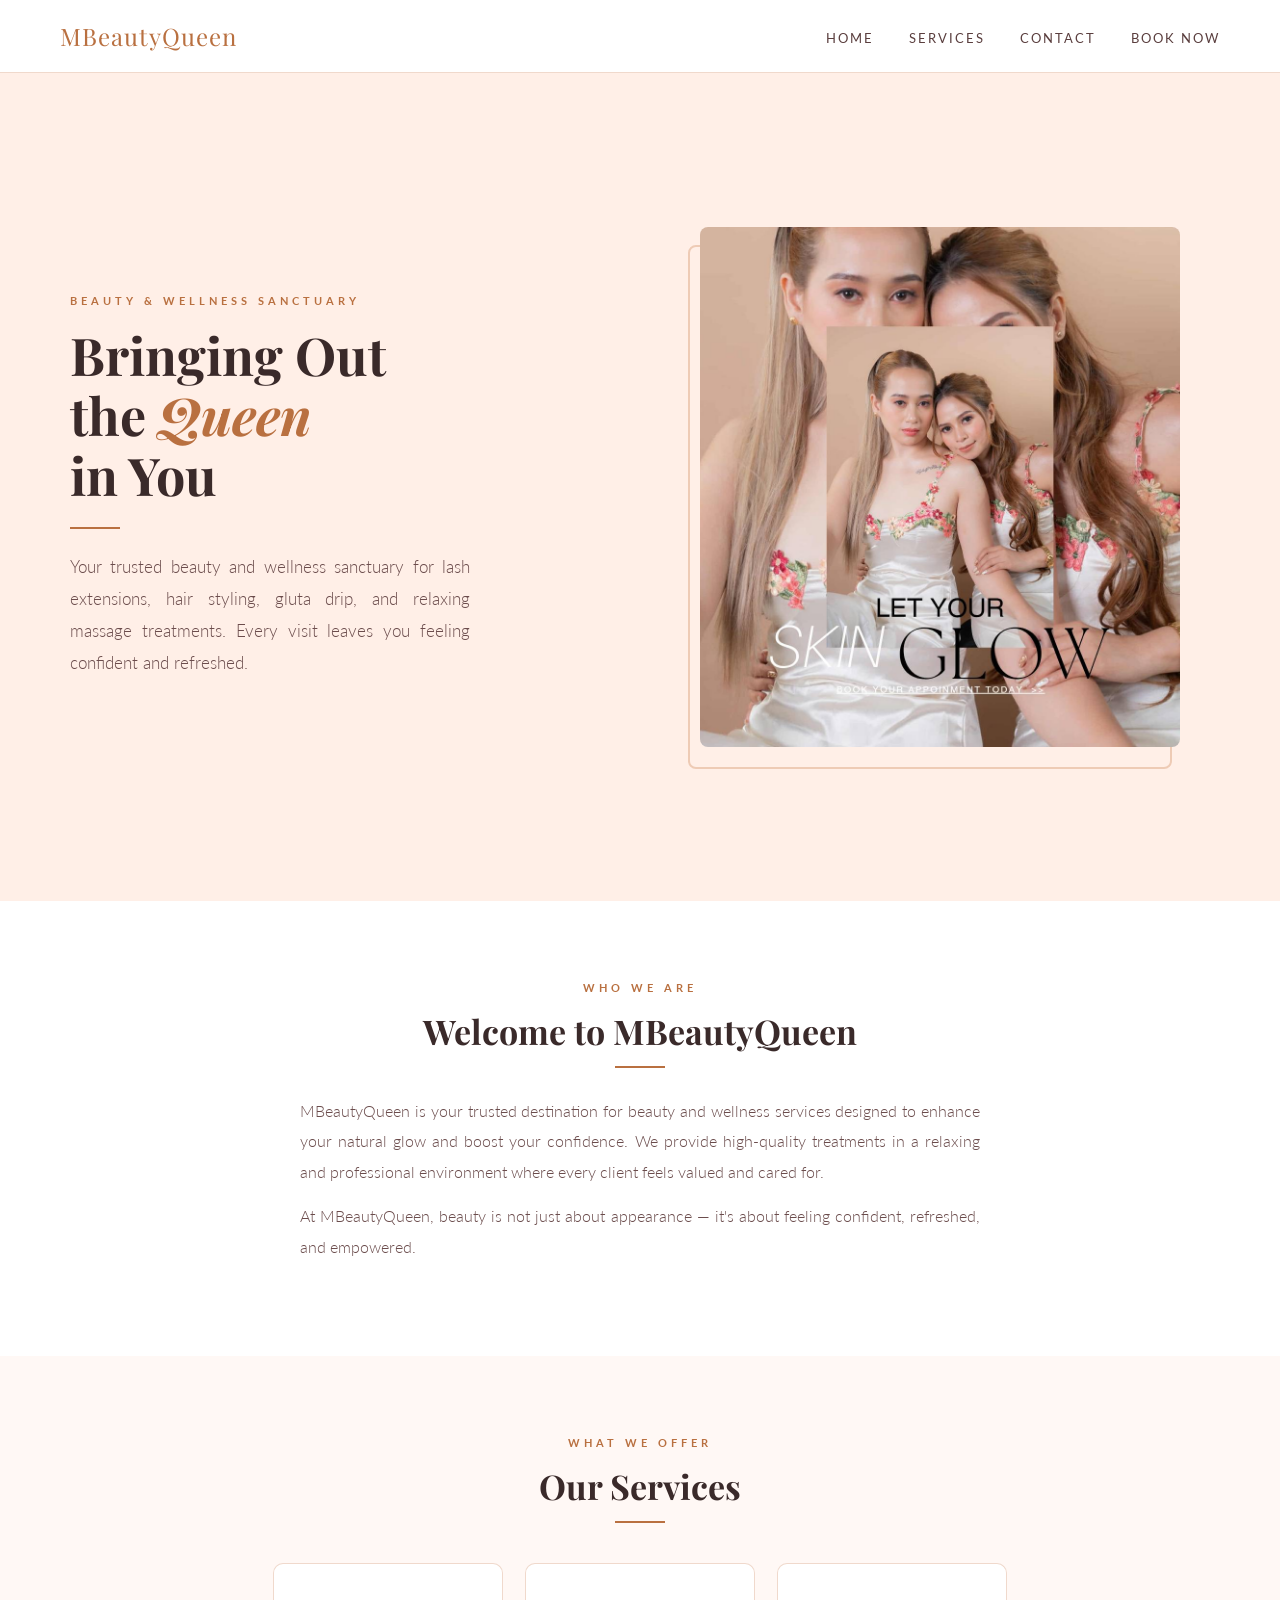
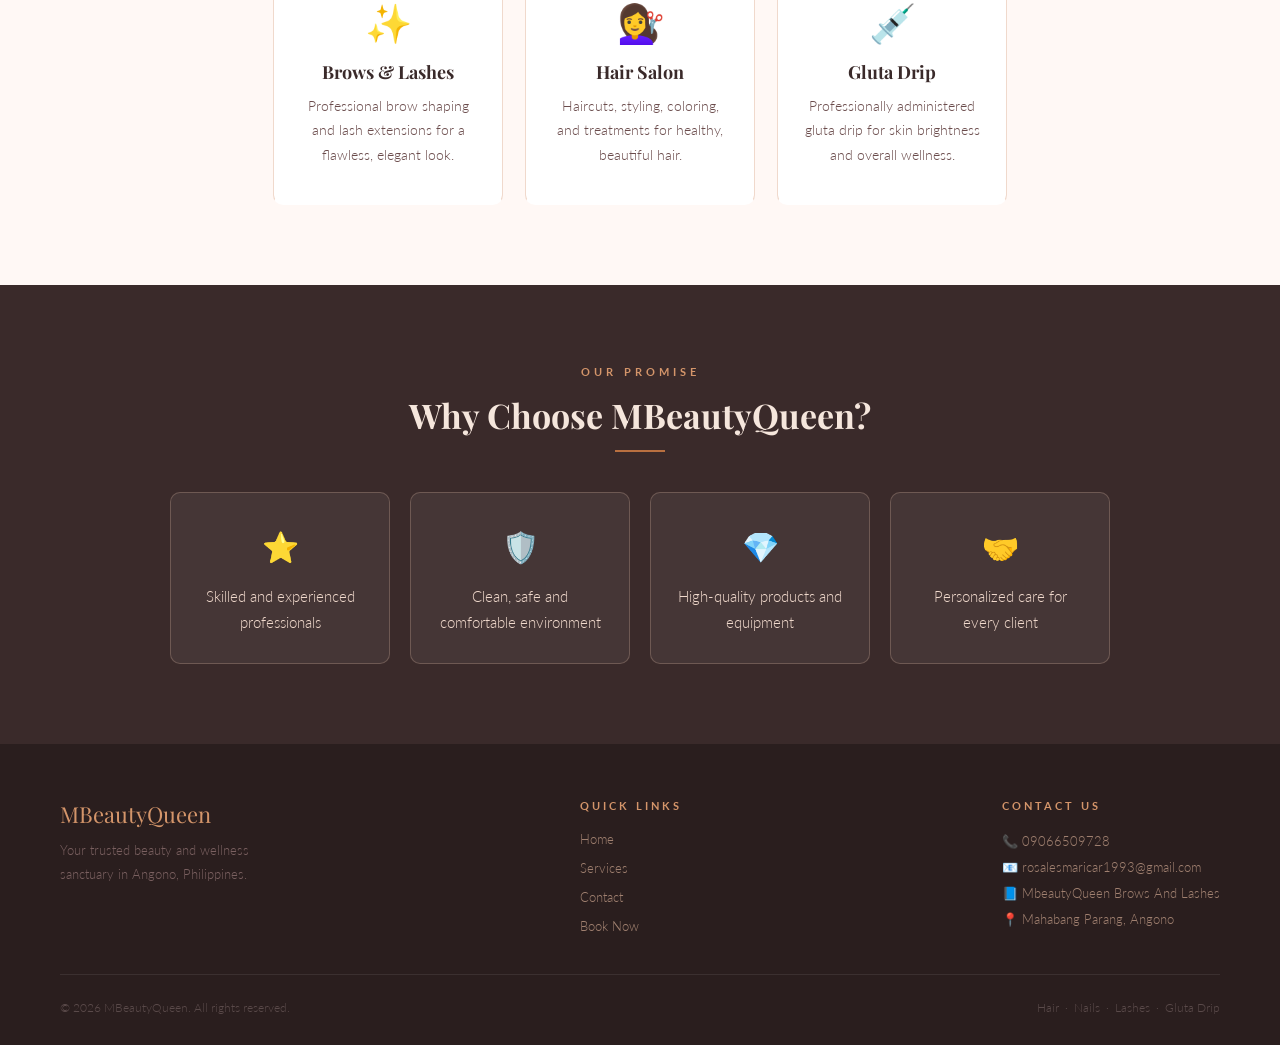
<file: index.html>
<!DOCTYPE html>
<html lang="en">
<head>
  <meta charset="UTF-8" />
  <meta name="viewport" content="width=device-width, initial-scale=1.0"/>
  <title>Home - MBeautyQueen</title>
  <link rel="stylesheet" href="HOME.CSS">
  
  <link href="https://fonts.googleapis.com/css2?family=Playfair+Display:ital,wght@0,400;0,700;1,400&family=Lato:wght@300;400;700&display=swap" rel="stylesheet"/>

  <style>

   

  </style>
</head>
<body>

  <!-- NAV -->
  <nav>
        <a href="index.html" class="logo">MBeautyQueen</a>

        <button class="hamburger" onclick="toggleMenu()">
            <span></span>
            <span></span>
            <span></span>
            <span></span>
        </button>

        <ul id="nav-menu">
            <li><a href="index.html">Home</a></li>
            <li><a href="sampleservice.html">Services</a></li>
            <li><a href="contact.html">Contact</a></li>
            <li><a href="booking.html" class="active">Book Now</a></li>
        </ul>
    </nav>


  <!-- HERO -->
  <div class="hero">
    <div class="hero-text">
      <span class="eyebrow">BEAUTY &amp; WELLNESS SANCTUARY</span>
      <h1>
        Bringing Out<br>
        the <span>Queen</span><br>
        in You
      </h1>
      <div class="divider"></div>
      <p>
        Your trusted beauty and wellness sanctuary for lash extensions,
        hair styling, gluta drip, and relaxing massage treatments.
        Every visit leaves you feeling confident and refreshed.
      </p>
    </div>

    <div class="hero-image">
      <img src="images/530086563_122149994390787380_2691024830427510399_n.jpg"
           alt="MBeautyQueen Salon"
           onerror="this.style.display='none';" />
    </div>
  </div>


  <!-- ABOUT -->
  <div class="about">
    <span class="section-label">Who We Are</span>
    <h2>Welcome to MBeautyQueen</h2>
    <div class="divider"></div>
    <p>
      MBeautyQueen is your trusted destination for beauty and wellness services designed
      to enhance your natural glow and boost your confidence. We provide high-quality
      treatments in a relaxing and professional environment where every client feels
      valued and cared for.
    </p>
    <p>
      At MBeautyQueen, beauty is not just about appearance —
      it's about feeling confident, refreshed, and empowered.
    </p>
  </div>


  <!-- SERVICES -->
  <div class="services">
    <span class="section-label">What We Offer</span>
    <h2>Our Services</h2>
    <div class="divider"></div>
    <div class="services-grid">

      <div class="service-card">
        <span class="icon">✨</span>
        <h3>Brows &amp; Lashes</h3>
        <p>Professional brow shaping and lash extensions for a flawless, elegant look.</p>
      </div>

      <div class="service-card">
        <span class="icon">💇‍♀️</span>
        <h3>Hair Salon</h3>
        <p>Haircuts, styling, coloring, and treatments for healthy, beautiful hair.</p>
      </div>

      <div class="service-card">
        <span class="icon">💉</span>
        <h3>Gluta Drip</h3>
        <p>Professionally administered gluta drip for skin brightness and overall wellness.</p>
      </div>

    </div>
  </div>


  <!-- WHY CHOOSE US -->
  <div class="why">
    <span class="section-label">Our Promise</span>
    <h2>Why Choose MBeautyQueen?</h2>
    <div class="divider"></div>
    <ul class="why-list">
      <li>
        <span class="icon">⭐</span>
        Skilled and experienced professionals
      </li>
      <li>
        <span class="icon">🛡️</span>
        Clean, safe and comfortable environment
      </li>
      <li>
        <span class="icon">💎</span>
        High-quality products and equipment
      </li>
      <li>
        <span class="icon">🤝</span>
        Personalized care for every client
      </li>
    </ul>
  </div>


  
 <footer>
        <div class="footer-top">
            <div class="footer-brand">
                <span class="footer-logo">MBeautyQueen</span>
                <p>Your trusted beauty and wellness sanctuary in Angono, Philippines.</p>
            </div>
            <div class="footer-links">
                <h4>Quick Links</h4>
                <ul>
                    <li><a href="index.html">Home</a></li>
                    <li><a href="sampleservice.html">Services</a></li>
                    <li><a href="contact.html">Contact</a></li>
                    <li><a href="booking.html">Book Now</a></li>
                </ul>
            </div>
            <div class="footer-contact">
                <h4>Contact Us</h4>
                <p>📞 09066509728</p>
                <p>📧 <a href="mailto:rosalesmaricar1993@gmail.com">rosalesmaricar1993@gmail.com</a></p>
                <p>📘 <a href="https://www.facebook.com/share/1JXwh4yunp/" target="_blank">MbeautyQueen Brows And Lashes</a></p>
                <p>📍 Mahabang Parang, Angono</p>
            </div>
        </div>
        <div class="footer-bottom">
            <p>&copy; 2026 MBeautyQueen. All rights reserved.</p>
            <p class="footer-services">Hair &nbsp;·&nbsp; Nails &nbsp;·&nbsp; Lashes &nbsp;·&nbsp; Gluta Drip</p>
        </div>
    </footer>


  
  <script>
    function toggleMenu() {
      var menu = document.getElementById('nav-menu');
      menu.classList.toggle('open');
    }
  </script>


</body>
</html>
</file>
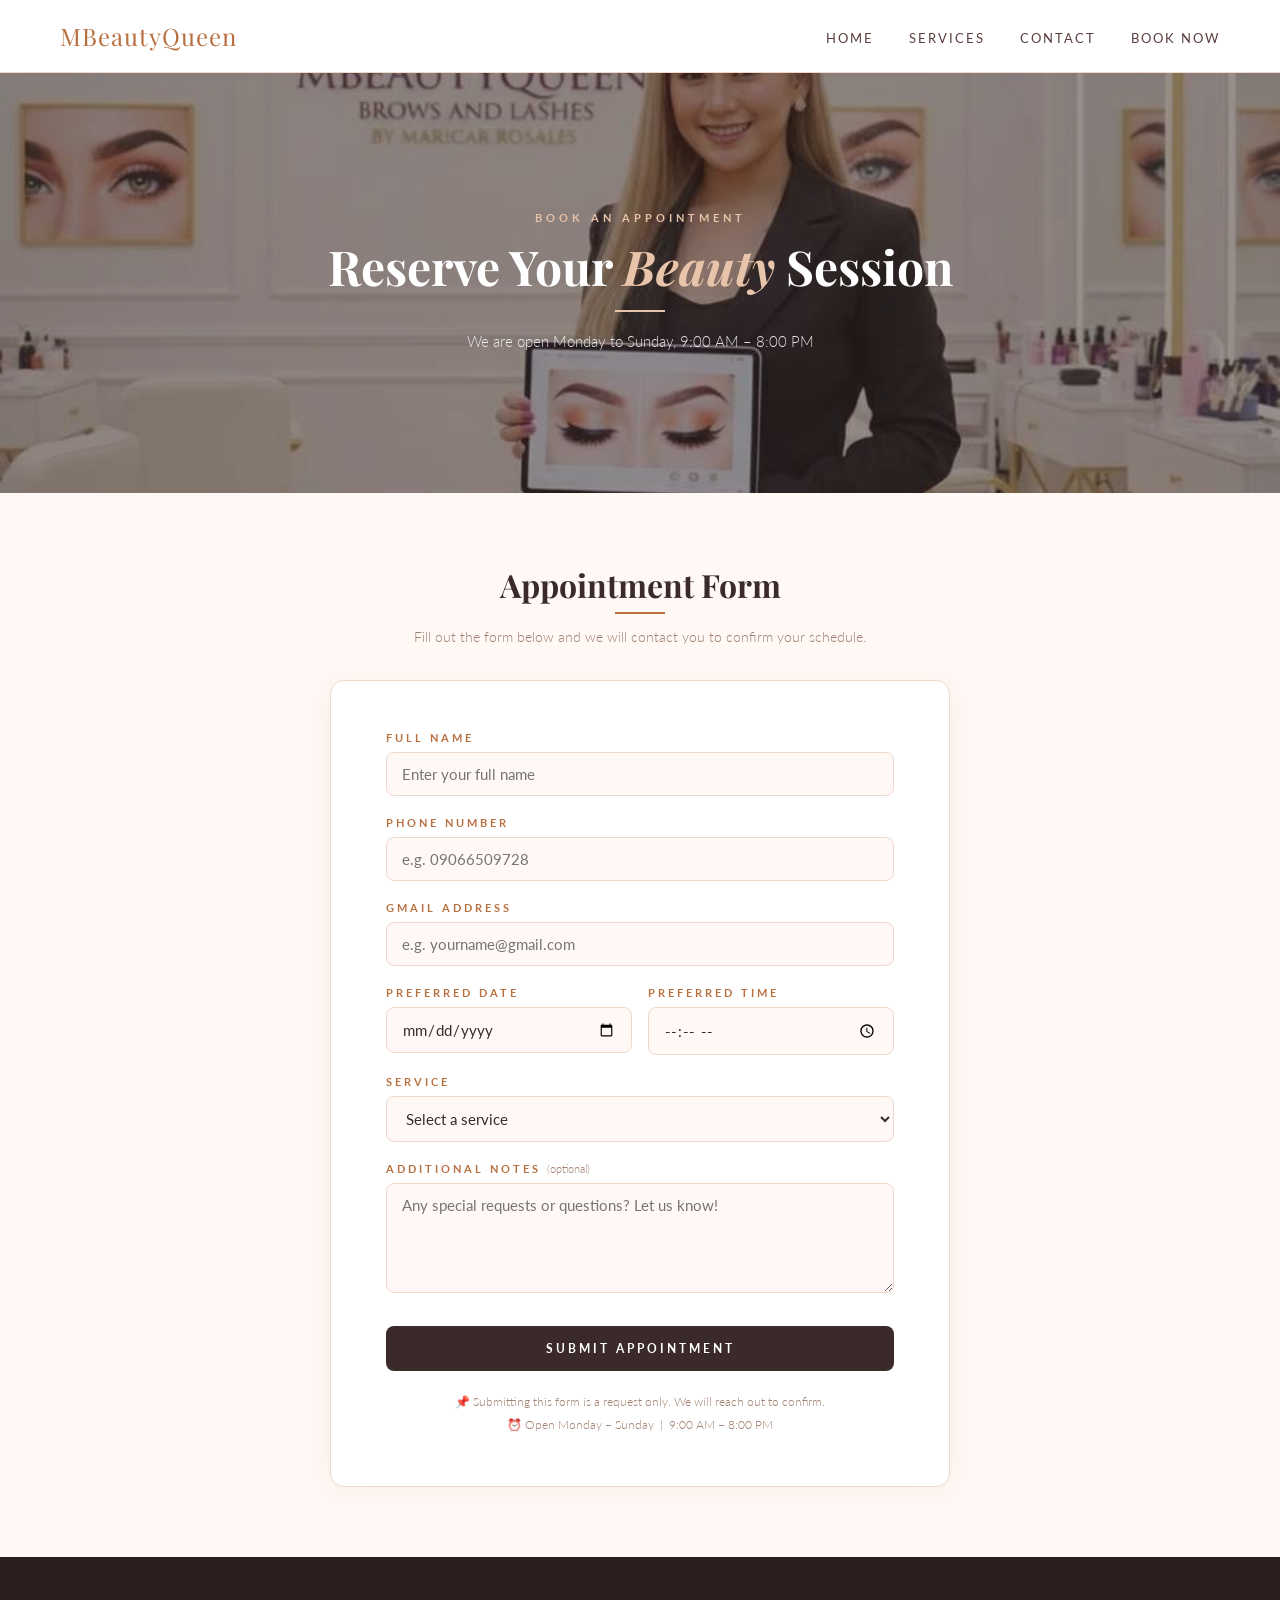
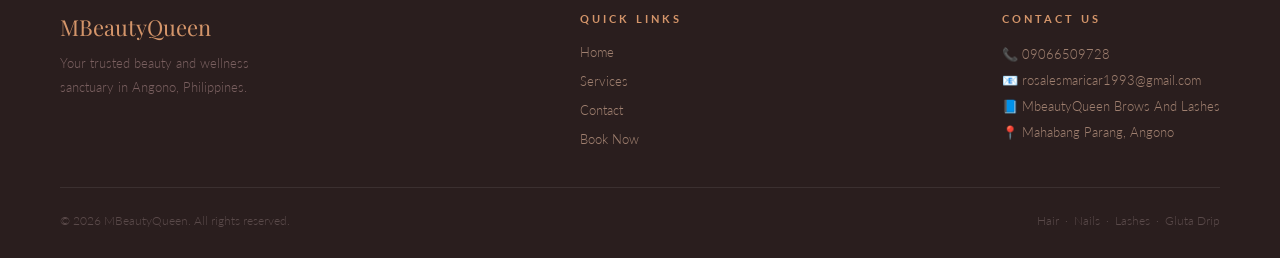
<file: booking.html>
<!DOCTYPE html>
<html lang="en">
<head>
    <meta charset="UTF-8">
    <meta name="viewport" content="width=device-width, initial-scale=1.0">
    <title>Book an Appointment - MBeautyQueen</title>

    <link href="https://fonts.googleapis.com/css2?family=Playfair+Display:ital,wght@0,400;0,700;1,400&family=Lato:wght@300;400;700&display=swap" rel="stylesheet"/>
    <link rel="stylesheet" href="booking.css">
    <style>

    </style>
</head>
<body>


    <!-- navigation -->
    <nav>
        <a href="index.html" class="logo">MBeautyQueen</a>

        <button class="hamburger" onclick="toggleMenu()">
            <span></span>
            <span></span>
            <span></span>
            <span></span>
        </button>

        <ul id="nav-menu">
            <li><a href="index.html">Home</a></li>
            <li><a href="sampleservice.html">Services</a></li>
            <li><a href="contact.html">Contact</a></li>
            <li><a href="booking.html" class="active">Book Now</a></li>
        </ul>
    </nav>


    <!-- hero — full width background photo -->
    <div class="hero" id="hero">
        <!-- palitan ng sariling photo -->
        <img src="images/homePhoto.png" alt="MBeautyQueen"
             onerror="document.getElementById('hero').classList.add('no-image'); this.style.display='none';" />
        <div class="hero-overlay"></div>
        <div class="hero-text">
            <span class="eyebrow">Book an Appointment</span>
            <h1>Reserve Your <span>Beauty</span> Session</h1>
            <div class="divider"></div>
            <p>We are open Monday to Sunday, 9:00 AM – 8:00 PM</p>
        </div>
    </div>


    <!-- booking form, nakasentro sa gitna -->
    <div class="booking-section">

        <h2>Appointment Form</h2>
        <div class="divider-center"></div>
        <p class="sub">Fill out the form below and we will contact you to confirm your schedule.</p>

        <div class="form-card">
            <form id="bookingForm">

                <!-- full name -->
                <div class="form-group">
                    <label for="name">Full Name</label>
                    <input type="text" id="name" placeholder="Enter your full name" maxlength="30" />
                    <span class="error-msg" id="nameError">❌ Please enter a valid name. Numbers are not allowed.</span>
                </div>

                <!-- phone -->
                <div class="form-group">
                    <label for="phone">Phone Number</label>
                    <input type="tel" id="phone" placeholder="e.g. 09066509728" maxlength="11" />
                    <span class="error-msg" id="phoneError">❌ Please enter a valid 11-digit phone number.</span>
                </div>

                <!-- gmail -->
                <div class="form-group">
                    <label for="email">Gmail Address</label>
                    <input type="text" id="email" placeholder="e.g. yourname@gmail.com" />
                    <span class="error-msg" id="emailError">❌ Please enter a valid Gmail address (e.g. yourname@gmail.com).</span>
                </div>

                <!-- date at time, side by side -->
                <div class="form-row">
                    <div class="form-group">
                        <label for="date">Preferred Date</label>
                        <input type="date" id="date" />
                        <span class="error-msg" id="dateError">❌ Please select today or a future date.</span>
                    </div>
                    <div class="form-group">
                        <label for="time">Preferred Time</label>
                        <input type="time" id="time" />
                        <span class="error-msg" id="timeError">❌ We are open 9:00 AM – 8:00 PM only. Past times are not allowed.</span>
                    </div>
                </div>

                <!-- service -->
                <div class="form-group">
                    <label for="service">Service</label>
                    <select id="service">
                        <option value="" disabled selected>Select a service</option>
                        <option value="Brows">Brows</option>
                        <option value="Lashes">Lashes</option>
                        <option value="Nails">Nails</option>
                        <option value="Hair Salon">Hair Salon</option>
                        <option value="Gluta Drip">Gluta Drip</option>
                    </select>
                    <span class="error-msg" id="serviceError">❌ Please select a service.</span>
                </div>

                <!-- notes, optional -->
                <div class="form-group">
                    <label for="notes">
                        Additional Notes
                        <span style="font-size:11px; color:#a08070; text-transform:none; letter-spacing:0; font-weight:300;"> (optional)</span>
                    </label>
                    <textarea id="notes" placeholder="Any special requests or questions? Let us know!"></textarea>
                </div>

                <button type="button" class="btn-submit" onclick="submitForm()">Submit Appointment</button>

            </form>

            <!-- lalabas kapag tama ang lahat ng fields -->
            <div class="success-msg" id="successMsg">
                <strong>Thank you! 🌸</strong>
                Your appointment request has been received.<br>
                We will contact you at your phone number to confirm your schedule.
            </div>

            <p class="form-note">
                📌 Submitting this form is a request only. We will reach out to confirm.<br>
                ⏰ Open Monday – Sunday &nbsp;|&nbsp; 9:00 AM – 8:00 PM
            </p>
        </div>
    </div>


    <footer>
    <div class="footer-top">
        <div class="footer-brand">
            <span class="footer-logo">MBeautyQueen</span>
            <p>Your trusted beauty and wellness sanctuary in Angono, Philippines.</p>
        </div>
        <div class="footer-links">
            <h4>Quick Links</h4>
            <ul>
                <li><a href="index.html">Home</a></li>
                <li><a href="sampleservice.html">Services</a></li>
                <li><a href="contact.html">Contact</a></li>
                <li><a href="booking.html">Book Now</a></li>
            </ul>
        </div>
        <div class="footer-contact">
            <h4>Contact Us</h4>
            <p>📞 09066509728</p>
            <p>📧 <a href="mailto:rosalesmaricar1993@gmail.com">rosalesmaricar1993@gmail.com</a></p>
            <p>📘 <a href="https://www.facebook.com/share/1JXwh4yunp/" target="_blank">MbeautyQueen Brows And Lashes</a></p>
            <p>📍 Mahabang Parang, Angono</p>
        </div>
    </div>
    <div class="footer-bottom">
        <p>&copy; 2026 MBeautyQueen. All rights reserved.</p>
        <p class="footer-services">Hair &nbsp;·&nbsp; Nails &nbsp;·&nbsp; Lashes &nbsp;·&nbsp; Gluta Drip</p>
    </div>
    </footer>


    <script>

        // hamburger toggle
        function toggleMenu() {
            var menu = document.getElementById('nav-menu');
            menu.classList.toggle('open');
        }

        // set today as minimum date
        var dateInput = document.getElementById('date');
        var today = new Date();
        var yyyy = today.getFullYear();
        var mm = String(today.getMonth() + 1).padStart(2, '0');
        var dd = String(today.getDate()).padStart(2, '0');
        var todayStr = yyyy + '-' + mm + '-' + dd;
        dateInput.setAttribute('min', todayStr);

        // letters only sa name
        document.getElementById('name').addEventListener('keypress', function(e) {
            var char = String.fromCharCode(e.keyCode || e.which);
            if (!/[a-zA-Z\s\-]/.test(char)) {
                e.preventDefault();
            }
        });

        // numbers only sa phone
        document.getElementById('phone').addEventListener('keypress', function(e) {
            var char = String.fromCharCode(e.keyCode || e.which);
            if (!/[0-9]/.test(char)) {
                e.preventDefault();
            }
        });

        // show error
        function showError(fieldId, errorId) {
            document.getElementById(fieldId).classList.add('error');
            document.getElementById(errorId).classList.add('show');
        }

        // clear error
        function clearError(fieldId, errorId) {
            document.getElementById(fieldId).classList.remove('error');
            document.getElementById(errorId).classList.remove('show');
        }

        // validate and submit
        function submitForm() {
            var isValid = true;

            // name: hindi pwede blank o may number
            var name = document.getElementById('name').value.trim();
            if (name === '' || /[0-9]/.test(name)) {
                showError('name', 'nameError');
                isValid = false;
            } else {
                clearError('name', 'nameError');
            }

            // phone: 11 digits exactly
            var phone = document.getElementById('phone').value.trim();
            if (!/^[0-9]{11}$/.test(phone)) {
                showError('phone', 'phoneError');
                isValid = false;
            } else {
                clearError('phone', 'phoneError');
            }

            // email: must be @gmail.com
            var email = document.getElementById('email').value.trim();
            if (!email.includes('@') || !email.endsWith('@gmail.com')) {
                showError('email', 'emailError');
                isValid = false;
            } else {
                clearError('email', 'emailError');
            }

            // date: hindi pwede past
            var selectedDate = document.getElementById('date').value;
            if (selectedDate === '' || selectedDate < todayStr) {
                showError('date', 'dateError');
                isValid = false;
            } else {
                clearError('date', 'dateError');
            }

            // time: 9am-8pm, at kung today hindi pwede past time
            var selectedTime = document.getElementById('time').value;
            var isTimeValid = true;

            if (selectedTime === '') {
                isTimeValid = false;
            } else {
                var hour = parseInt(selectedTime.split(':')[0]);
                var minute = parseInt(selectedTime.split(':')[1]);

                if (hour < 9 || hour >= 20) {
                    isTimeValid = false;
                }

                // kung today, hindi pwede yung nakaraang oras
                if (selectedDate === todayStr) {
                    var now = new Date();
                    var currentHour = now.getHours();
                    var currentMinute = now.getMinutes();
                    if (hour < currentHour || (hour === currentHour && minute <= currentMinute)) {
                        isTimeValid = false;
                    }
                }
            }

            if (!isTimeValid) {
                showError('time', 'timeError');
                isValid = false;
            } else {
                clearError('time', 'timeError');
            }

            // service: must pick one
            var service = document.getElementById('service').value;
            if (service === '') {
                showError('service', 'serviceError');
                isValid = false;
            } else {
                clearError('service', 'serviceError');
            }

            // kung lahat okay, ipakita ang success message
            if (isValid) {
                document.getElementById('bookingForm').style.display = 'none';
                document.getElementById('successMsg').style.display = 'block';
            }
        }

    </script>


</body>
</html>
</file>
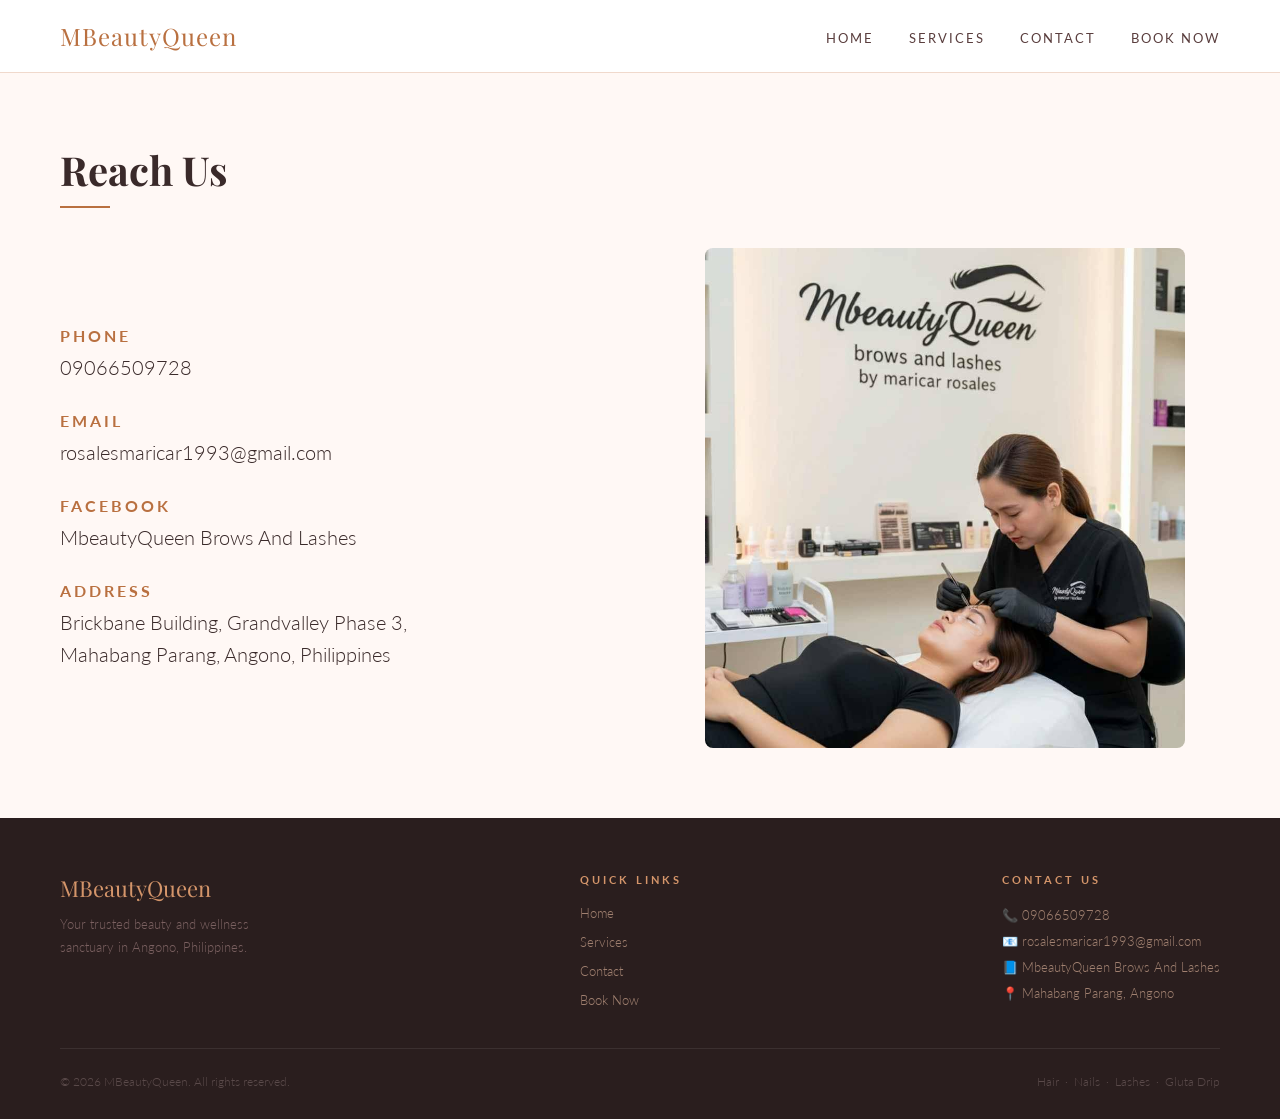
<file: contact.html>
<!DOCTYPE html> 
<html lang="en"> 
<head> 
    <meta charset="UTF-8"> 
    <meta name="viewport" content="width=device-width, initial-scale=1.0"> 
    <title>Contact - MBeautyQueen</title> 
    <link href="https://fonts.googleapis.com/css2?family=Playfair+Display:ital,wght@0,400;0,700;1,400&family=Lato:wght@300;400;700&display=swap" rel="stylesheet"/> 
    <link rel="stylesheet" href="contact.css"> 
    <style> 
       * { 
            margin: 0; 
            padding: 0; 
            box-sizing: border-box; 
        } 
        body { 
            font-family: 'Lato', sans-serif; 
            background-color: #fff8f5; 
            color: #3a2a2a; 
        } 
       nav { 
      background-color: #fff; 
      padding: 20px 60px; 
      display: flex; 
      justify-content: space-between; 
      align-items: center; 
      border-bottom: 1px solid #f0d9cc; 
      position: sticky; 
      top: 0; 
      z-index: 100; 
    } 
    .logo { 
      font-family: 'Playfair Display', serif; 
      font-size: 24px; 
      color: #b97040; 
      text-decoration: none; 
      letter-spacing: 1px; 
    } 
    nav ul { 
      list-style: none; 
      display: flex; 
      gap: 35px; 
    } 
    nav ul li a { 
      text-decoration: none; 
      color: #5a3e3e; 
      font-size: 13px; 
      letter-spacing: 2px; 
      text-transform: uppercase; 
      font-weight: 400; 
      position: relative; 
      padding-bottom: 4px; 
    } 
    nav ul li a::after { 
      content: ''; 
      position: absolute; 
      bottom: 0; left: 0; 
      width: 0; 
      height: 2px; 
      background-color: #b97040; 
      transition: width 0.3s ease; 
    } 
    nav ul li a:hover { color: #b97040; } 
    nav ul li a:hover::after { width: 100%; } 
        .hamburger { 
            display: none; 
            flex-direction: column; 
            gap: 5px; 
            cursor: pointer; 
            background: none; 
            border: none; 
            padding: 4px; 
        } 
        /* bawat linya ng hamburger */ 
        .hamburger span { 
            display: block; 
            width: 24px; 
            height: 2px; 
            background-color: #b97040; 
        } 
        .contact { 
            padding: 70px 60px; 
        } 
        .contact h1 { 
            font-family: 'Playfair Display', serif; 
            font-size: 40px; 
            color: #3a2a2a; 
            margin-bottom: 8px; 
        } 
        .contact h1::after { 
            content: ''; 
            display: block; 
            width: 50px; 
            height: 2px; 
            background-color: #b97040; 
            margin-top: 10px; 
            margin-bottom: 40px; 
        } 
        .info-and-image { 
            display: flex; 
            gap: 60px; 
            align-items: center; 
        } 
        .info { 
            flex: 1; 
            display: flex; 
            flex-direction: column; 
            gap: 28px; 
        } 
        .text h2 { 
            font-size: 16px; 
            letter-spacing: 3px; 
            text-transform: uppercase; 
            color: #b97040; 
            font-weight: 700; 
            margin-bottom: 6px; 
        } 
        .text p, 
        .text a { 
            font-size: 20px; 
            color: #3a2a2a; 
            text-decoration: none; 
            font-weight: 300; 
            line-height: 1.6; 
        } 
        .text a:hover { 
            color: #b97040; 
        } 
        .image { 
            flex: 1; 
            display: flex; 
            justify-content: center; 
        } 
        .image img { 
            width: 100%; 
            max-width: 480px; 
            height: 500px; 
            object-fit: cover; 
            border-radius: 8px; 
        } 

        /* footer — replaced to match booking page */ 
        footer { 
            background-color: #2a1e1e; 
            color: #a08070; 
            padding: 55px 60px 30px 60px; 
        } 
        .footer-top { 
            display: flex; 
            justify-content: space-between; 
            gap: 40px; 
            padding-bottom: 40px; 
            border-bottom: 1px solid rgba(255,255,255,0.08); 
        } 
        .footer-brand .footer-logo { 
            font-family: 'Playfair Display', serif; 
            font-size: 22px; 
            color: #d4956a; 
            display: block; 
            margin-bottom: 10px; 
        } 
        .footer-brand p { 
            font-size: 13px; 
            color: #7a6060; 
            font-weight: 300; 
            line-height: 1.8; 
            max-width: 200px; 
        } 
        .footer-links h4, 
        .footer-contact h4 { 
            font-size: 11px; 
            letter-spacing: 3px; 
            text-transform: uppercase; 
            color: #d4956a; 
            font-weight: 700; 
            margin-bottom: 16px; 
        } 
        .footer-links ul { 
            list-style: none; 
            display: flex; 
            flex-direction: column; 
            gap: 10px; 
        } 
        .footer-links ul li a { 
            text-decoration: none; 
            color: #a08070; 
            font-size: 13px; 
            font-weight: 300; 
            transition: color 0.2s; 
        } 
        .footer-links ul li a:hover { color: #d4956a; } 
        .footer-contact p { 
            font-size: 13px; 
            color: #a08070; 
            font-weight: 300; 
            line-height: 2; 
        } 
        .footer-contact a { 
            color: #a08070; 
            text-decoration: none; 
            transition: color 0.2s; 
        } 
        .footer-contact a:hover { color: #d4956a; } 
        .footer-bottom { 
            padding-top: 25px; 
            display: flex; 
            justify-content: space-between; 
            align-items: center; 
            font-size: 12px; 
            color: #5a4a4a; 
        } 
        .footer-bottom p { font-weight: 300; } 
        .footer-services { font-size: 12px; color: #5a4a4a; font-weight: 300; } 

        @media (max-width: 1024px) { 
            nav { padding: 18px 30px; } 
            nav ul { gap: 20px; } 
            .contact { padding: 50px 30px; } 
            .info-and-image { 
                flex-direction: column; 
            } 
            .image img { 
                height: auto; 
                max-width: 100%; 
            } 
            footer { padding: 50px 30px 25px 30px; }
        } 
        @media (max-width: 600px) { 
            nav { padding: 16px 20px; } 
            nav ul { 
                display: none; 
                flex-direction: column; 
                gap: 0; 
                position: absolute; 
                top: 65px; 
                left: 0; 
                right: 0; 
                background-color: #fff; 
                border-bottom: 1px solid #f0d9cc; 
                padding: 10px 0; 
            } 
            nav ul.open { display: flex; } 
            nav ul li a { 
                display: block; 
                padding: 12px 24px; 
                font-size: 12px; 
            } 
            .hamburger { display: flex; } 
            .contact { padding: 40px 20px; } 
            .contact h1 { font-size: 30px; } 
            .text p, 
            .text a { font-size: 16px; } 
            .text h2 { font-size: 13px; } 
            .image img { 
                height: auto; 
                max-width: 100%; 
            } 
            footer { padding: 40px 20px 20px 20px; }
            .footer-top { 
                flex-direction: column; 
                gap: 30px; 
            } 
            .footer-brand p { max-width: 100%; } 
            .footer-bottom { 
                flex-direction: column; 
                gap: 6px; 
                text-align: center; 
            } 
        } 
    </style> 
</head> 
<body> 
    <!-- navigation bar --> 
     <nav> 
        <a href="index.html" class="logo">MBeautyQueen</a> 
        <button class="hamburger" onclick="toggleMenu()"> 
            <span></span> 
            <span></span> 
            <span></span> 
            <span></span> 
        </button> 
        <ul id="nav-menu"> 
            <li><a href="index.html">Home</a></li> 
            <li><a href="sampleservice.html">Services</a></li> 
            <li><a href="contact.html">Contact</a></li> 
            <li><a href="booking.html" class="active">Book Now</a></li> 
        </ul> 
    </nav> 
    <!-- main contact section, kaliwa ang info, kanan yung photos--> 
    <div class="contact"> 
        <h1>Reach Us</h1> 
        <div class="info-and-image"> 
            <div class="info"> 
                <div class="text"> 
                    <h2>Phone</h2> 
                    <p>09066509728</p> 
                </div> 
                <div class="text"> 
                    <h2>Email</h2> 
                    <p>rosalesmaricar1993@gmail.com</p> 
                </div> 
                <div class="text"> 
                    <h2>Facebook</h2> 
                    <a href="https://www.facebook.com/share/1JXwh4yunp/">MbeautyQueen Brows And Lashes</a> 
                </div> 
                <div class="text"> 
                    <h2>Address</h2> 
                    <a href="https://maps.app.goo.gl/zkUcbkUTEoau2uuJ8">Brickbane Building, Grandvalley Phase 3,<br>Mahabang Parang, Angono, Philippines</a> 
                </div> 
            </div> 
            <!-- right para sa picture --> 
            <div class="image"> 
                <img src="images/544504578_122154770642787380_6173465503422539150_n.jpg" alt="MBeautyQueen Salon" /> 
            </div> 
        </div> 
    </div> 
    <!-- footer sa pinaka-baba ng page --> 
    <footer> 
        <div class="footer-top"> 
            <div class="footer-brand"> 
                <span class="footer-logo">MBeautyQueen</span> 
                <p>Your trusted beauty and wellness sanctuary in Angono, Philippines.</p> 
            </div> 
            <div class="footer-links"> 
                <h4>Quick Links</h4> 
                <ul> 
                    <li><a href="index.html">Home</a></li> 
                    <li><a href="sampleservice.html">Services</a></li> 
                    <li><a href="contact.html">Contact</a></li> 
                    <li><a href="booking.html">Book Now</a></li> 
                </ul> 
            </div> 
            <div class="footer-contact"> 
                <h4>Contact Us</h4> 
                <p>📞 09066509728</p> 
                <p>📧 <a href="mailto:rosalesmaricar1993@gmail.com">rosalesmaricar1993@gmail.com</a></p> 
                <p>📘 <a href="https://www.facebook.com/share/1JXwh4yunp/" target="_blank">MbeautyQueen Brows And Lashes</a></p> 
                <p>📍 Mahabang Parang, Angono</p> 
            </div> 
        </div> 
        <div class="footer-bottom"> 
            <p>&copy; 2026 MBeautyQueen. All rights reserved.</p> 
            <p class="footer-services">Hair &nbsp;·&nbsp; Nails &nbsp;·&nbsp; Lashes &nbsp;·&nbsp; Gluta Drip</p> 
        </div> 
    </footer> 
    <!-- script para gumana yung hamburger menu --> 
    <script> 
        function toggleMenu() { 
            var menu = document.getElementById('nav-menu'); 
            menu.classList.toggle('open'); 
        } 
    </script> 
</body> 
</html>
</file>
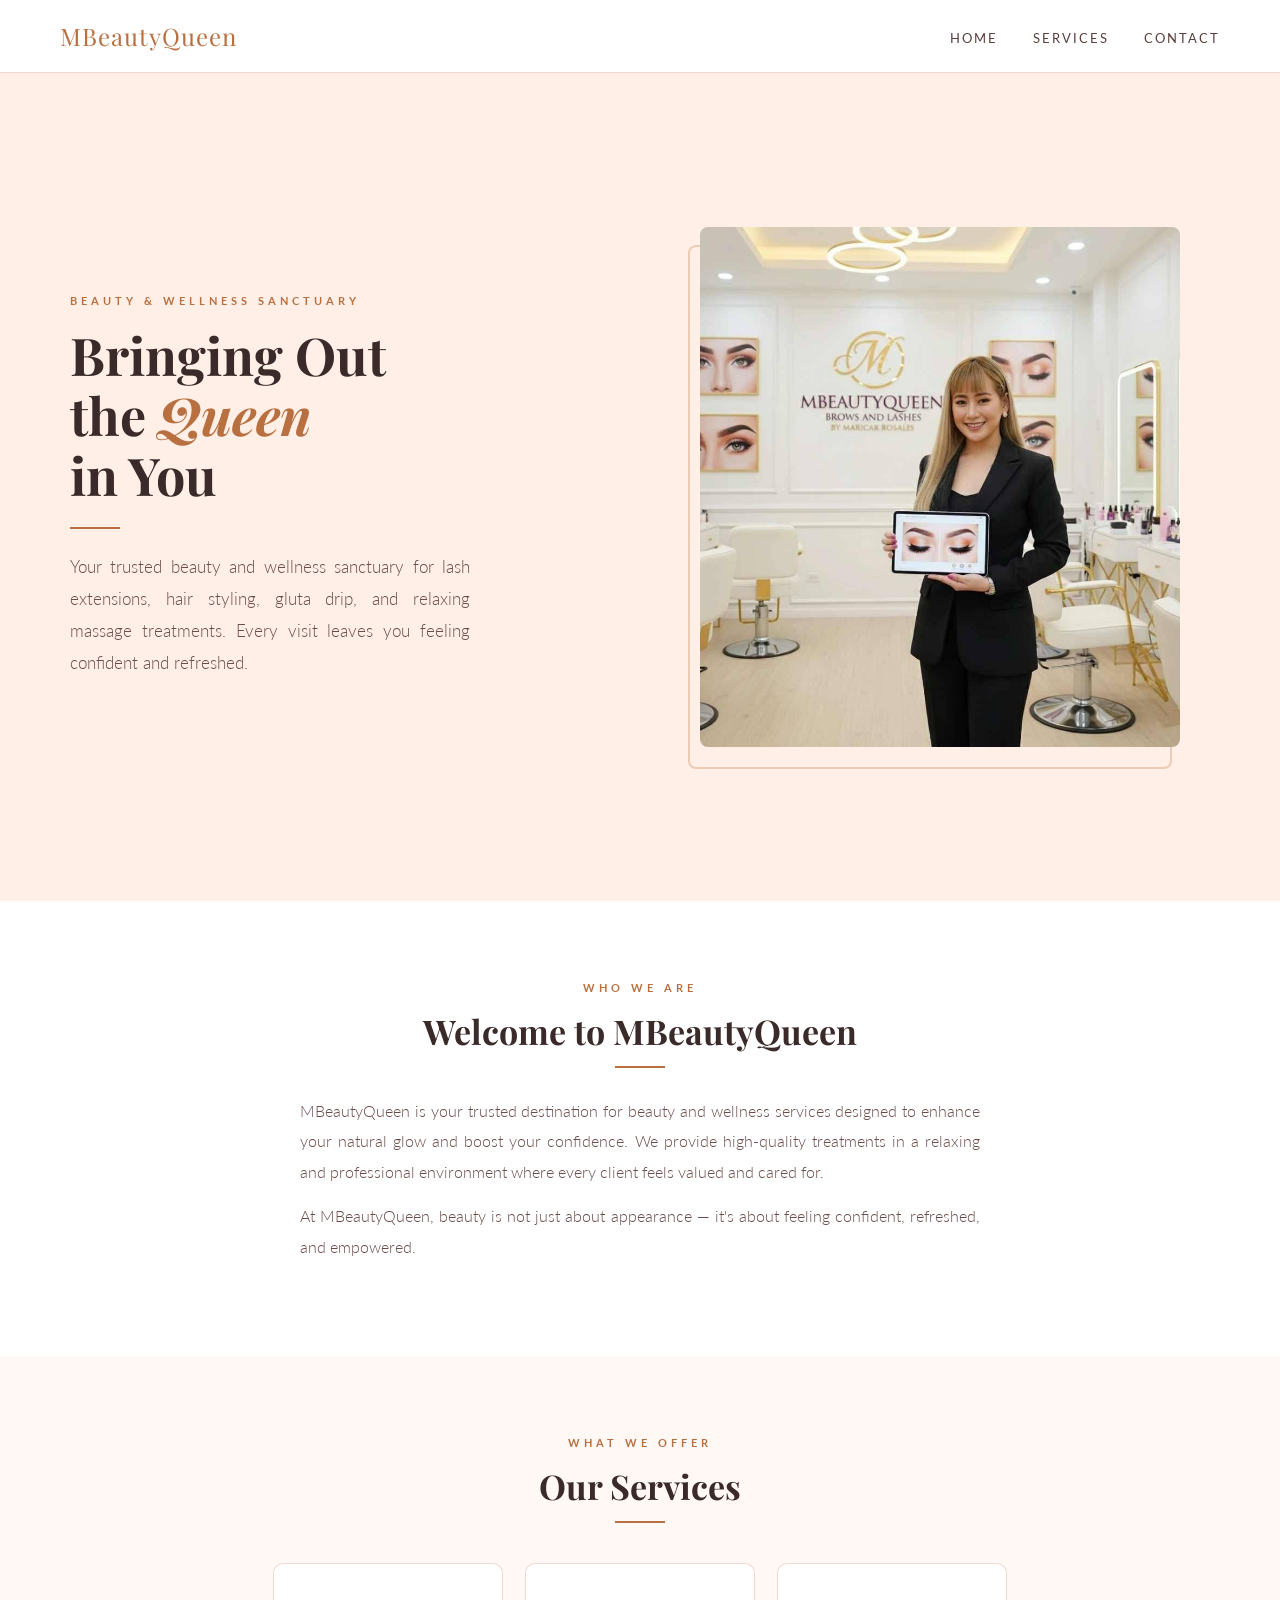
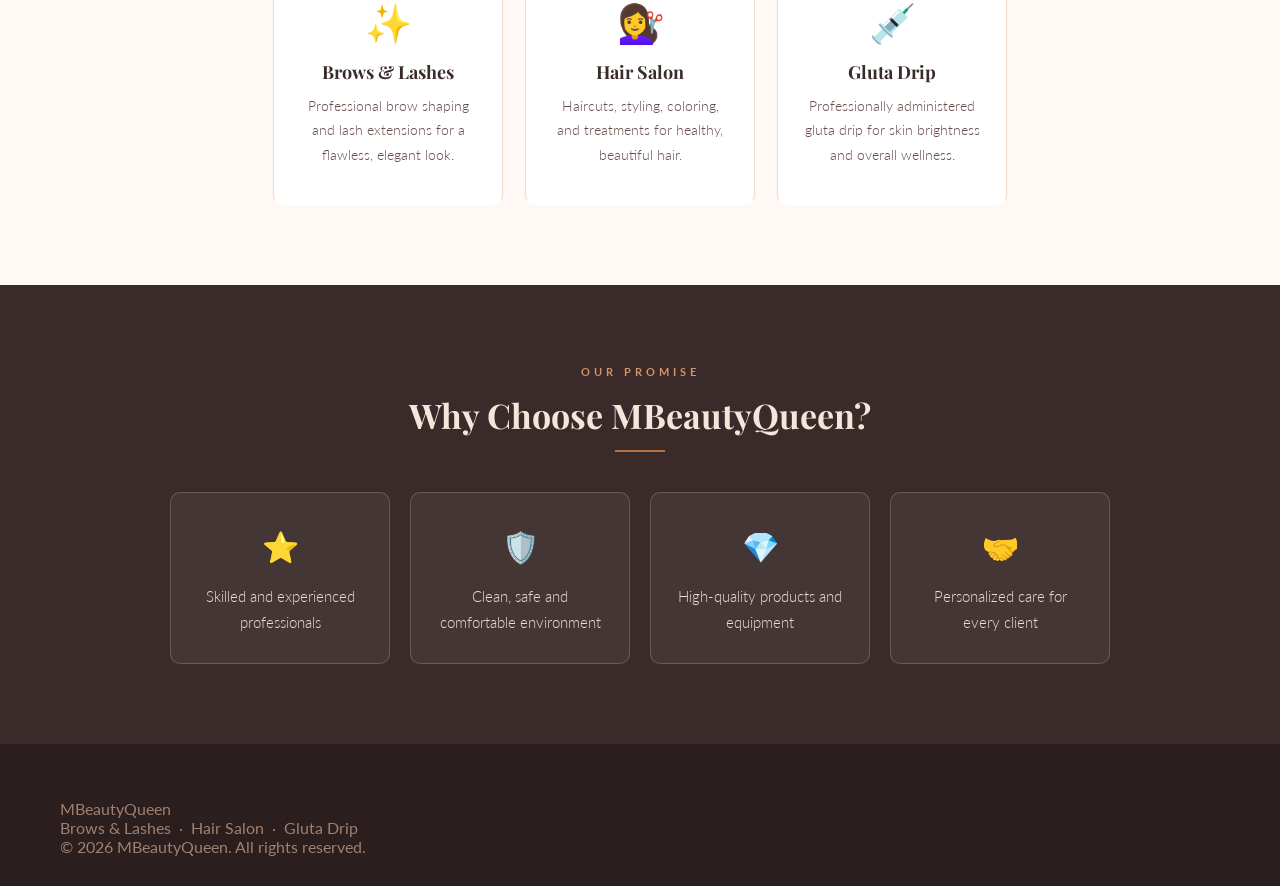
<file: home.html>
<!DOCTYPE html>
<html lang="en">
<head>
  <meta charset="UTF-8" />
  <meta name="viewport" content="width=device-width, initial-scale=1.0"/>
  <title>Home - MBeautyQueen</title>
  <link rel="stylesheet" href="HOME.CSS">
  
  <link href="https://fonts.googleapis.com/css2?family=Playfair+Display:ital,wght@0,400;0,700;1,400&family=Lato:wght@300;400;700&display=swap" rel="stylesheet"/>

  <style>

   

  </style>
</head>
<body>

   <nav>
        <a href="" class="logo">MBeautyQueen</a>
        <ul>
            <li><a href="home.html">Home</a></li>
           
            <li><a href="sampleservice.html">Services</a></li>
            <li><a href="contact.html">Contact</a></li>
        </ul>
    </nav>



  <!-- HERO SECTION -->
  <div class="hero">

    <!-- Left: Text -->
    <div class="hero-text">
      <span class="eyebrow">BEAUTY &amp; WELLNESS SANCTUARY</span>
      <h1>
        Bringing Out<br>
        the <span>Queen</span><br>
        in You
      </h1>
      <div class="divider"></div>
      <p>
        Your trusted beauty and wellness sanctuary for lash extensions,
        hair styling, gluta drip, and relaxing massage treatments.
        Every visit leaves you feeling confident and refreshed.
      </p>
    </div>

    <!-- Right: Photo -->
    
    <div class="hero-image">
      <img src="images/homePhoto.png"
           alt="MBeautyQueen Salon"
           onerror="this.style.display='none'; this.nextElementSibling.style.display='flex';" />
      
    </div>

  </div>


  <!-- ABOUT SECTION -->
  <div class="about">
    <span class="section-label">Who We Are</span>
    <h2>Welcome to MBeautyQueen</h2>
    <div class="divider"></div>
    <p>
      MBeautyQueen is your trusted destination for beauty and wellness services designed
      to enhance your natural glow and boost your confidence. We provide high-quality
      treatments in a relaxing and professional environment where every client feels
      valued and cared for.
    </p>
    <p>
      At MBeautyQueen, beauty is not just about appearance —
      it's about feeling confident, refreshed, and empowered.
    </p>
  </div>


  <!-- SERVICES SECTION -->
  <div class="services">
    <span class="section-label">What We Offer</span>
    <h2>Our Services</h2>
    <div class="divider"></div>
    <div class="services-grid">

      <div class="service-card">
        <span class="icon">✨</span>
        <h3>Brows &amp; Lashes</h3>
        <p>Professional brow shaping and lash extensions for a flawless, elegant look.</p>
      </div>

      <div class="service-card">
        <span class="icon">💇‍♀️</span>
        <h3>Hair Salon</h3>
        <p>Haircuts, styling, coloring, and treatments for healthy, beautiful hair.</p>
      </div>

      <div class="service-card">
        <span class="icon">💉</span>
        <h3>Gluta Drip</h3>
        <p>Professionally administered gluta drip for skin brightness and overall wellness.</p>
      </div>
   

    </div>
  </div>


  <!-- WHY CHOOSE US -->
  <div class="why">
    <span class="section-label">Our Promise</span>
    <h2>Why Choose MBeautyQueen?</h2>
    <div class="divider"></div>
    <ul class="why-list">
      <li>
        <span class="icon">⭐</span>
        Skilled and experienced professionals
      </li>
      <li>
        <span class="icon">🛡️</span>
        Clean, safe and comfortable environment
      </li>
      <li>
        <span class="icon">💎</span>
        High-quality products and equipment
      </li>
      <li>
        <span class="icon">🤝</span>
        Personalized care for every client
      </li>
    </ul>
  </div>


  <!-- FOOTER -->
  <footer>
    <span class="footer-logo">MBeautyQueen</span>
    <p>Brows &amp; Lashes &nbsp;·&nbsp; Hair Salon &nbsp;·&nbsp; Gluta Drip &nbsp;</p>
    <p>&copy; 2026 MBeautyQueen. All rights reserved.</p>
  </footer>


</body>
</html>
</file>
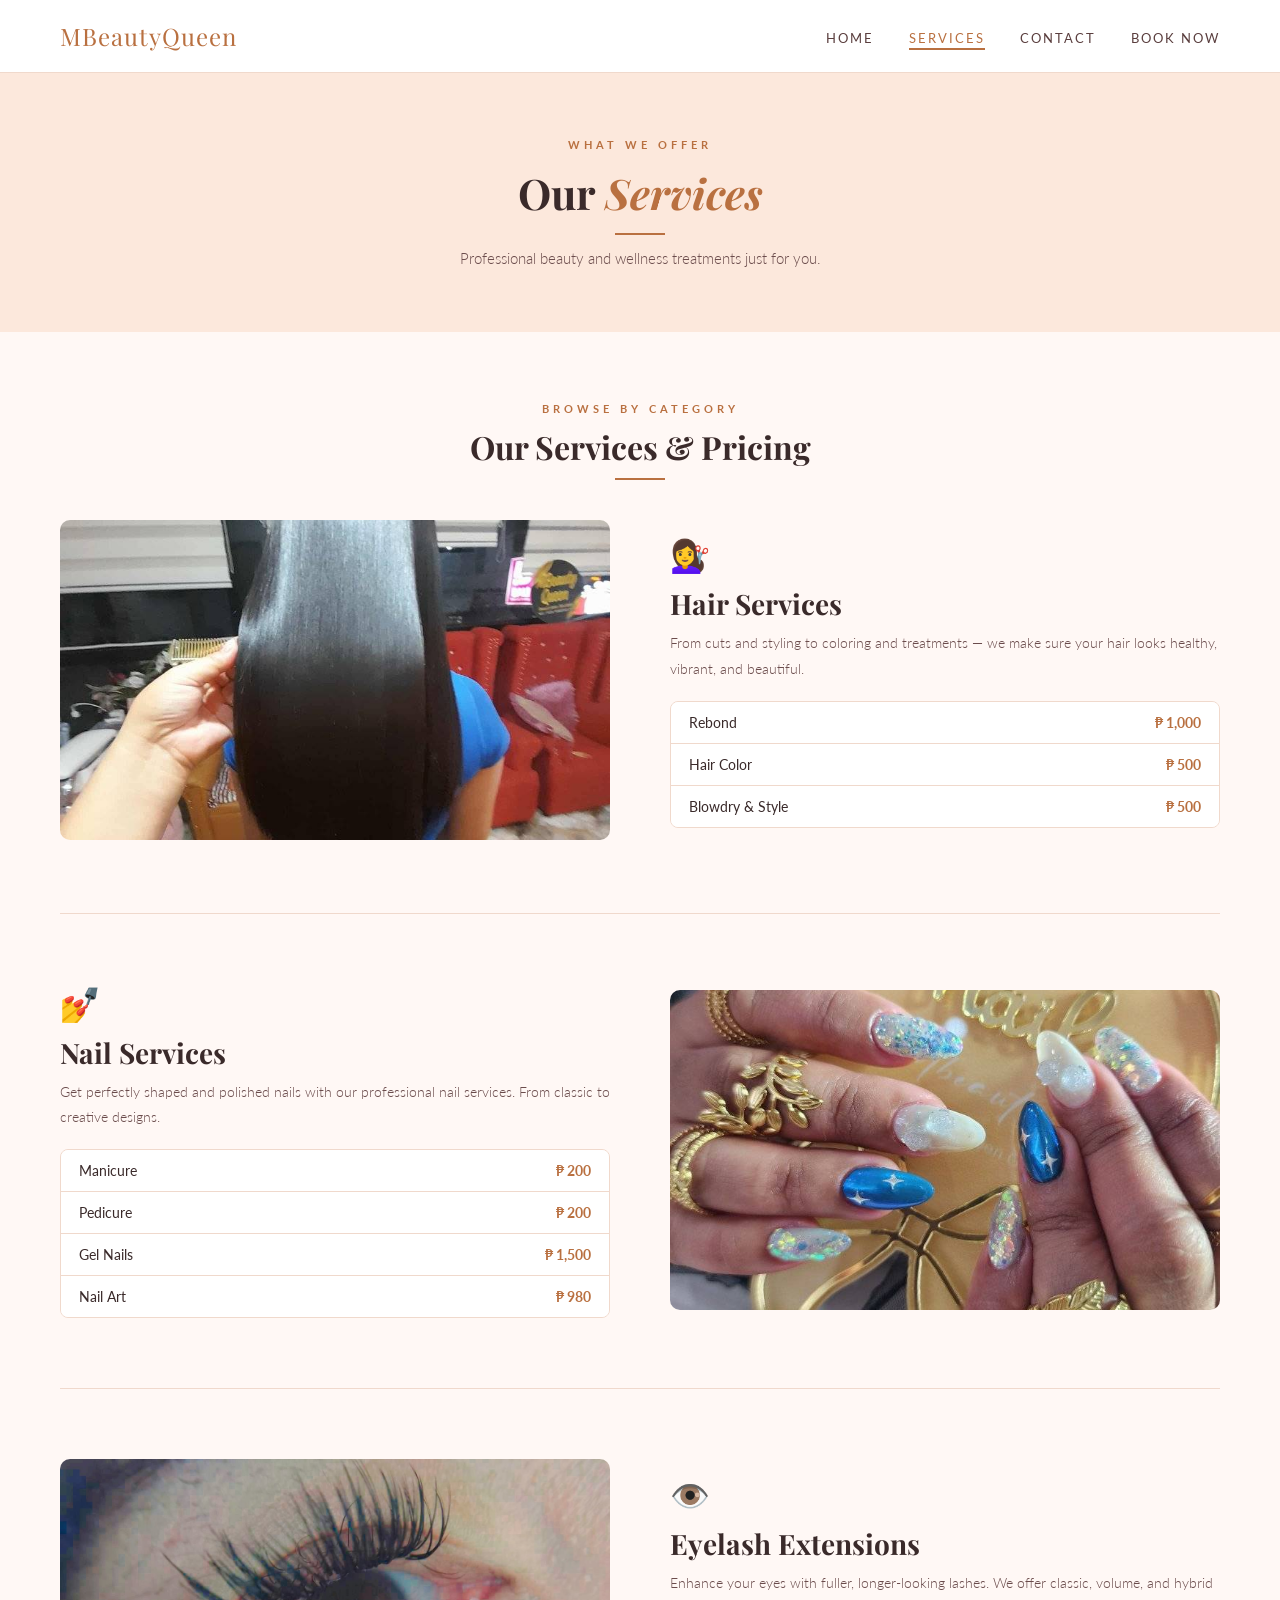
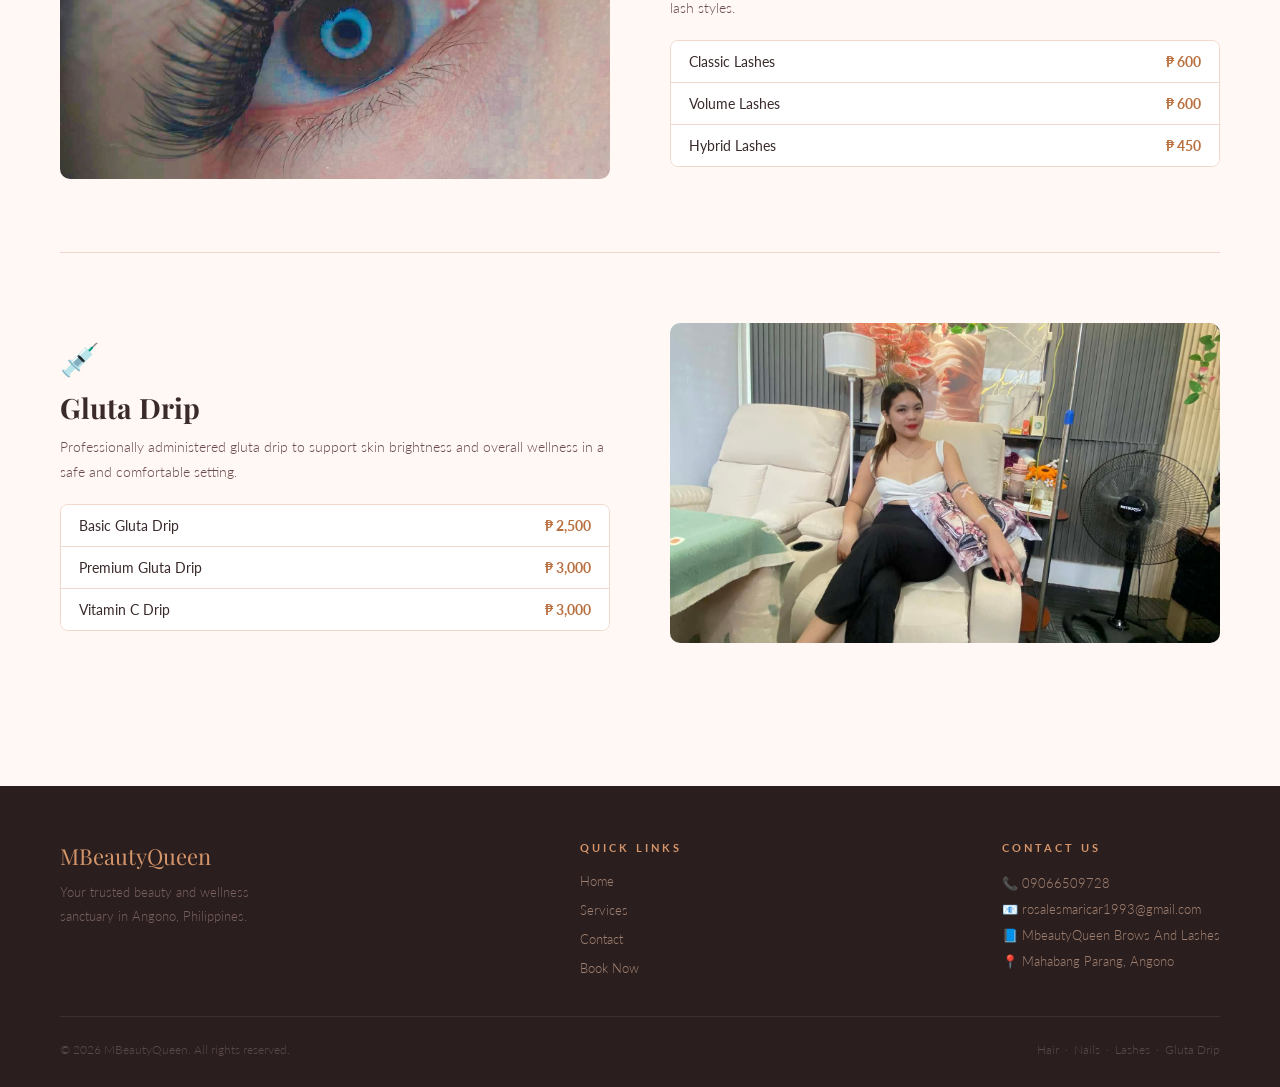
<file: sampleservice.html>
<!DOCTYPE html>
<html lang="en">
<head>
    <meta charset="UTF-8">
    <meta name="viewport" content="width=device-width, initial-scale=1.0">
    <title>Services - MBeautyQueen</title>
    <link href="https://fonts.googleapis.com/css2?family=Lato:wght@300;400;700&family=Playfair+Display:ital,wght@0,400;0,700;1,400&display=swap" rel="stylesheet">
    <link rel="stylesheet" href="service.css">

    <style>

        * {
            margin: 0;
            padding: 0;
            box-sizing: border-box;
        }

        body {
            font-family: 'Lato', sans-serif;
            background-color: #fff8f5;
            color: #3a2a2a;
        }

        /* nav */
        nav {
            background-color: #fff;
            padding: 20px 60px;
            display: flex;
            justify-content: space-between;
            align-items: center;
            border-bottom: 1px solid #f0d9cc;
            position: sticky;
            top: 0;
            z-index: 100;
        }

        .logo {
            font-family: 'Playfair Display', serif;
            font-size: 24px;
            color: #b97040;
            text-decoration: none;
            letter-spacing: 1px;
        }

        nav ul {
            list-style: none;
            display: flex;
            gap: 35px;
        }

        nav ul li a {
            text-decoration: none;
            color: #5a3e3e;
            font-size: 13px;
            letter-spacing: 2px;
            text-transform: uppercase;
            position: relative;
            padding-bottom: 4px;
        }

        nav ul li a::after {
            content: '';
            position: absolute;
            bottom: 0; left: 0;
            width: 0;
            height: 2px;
            background-color: #b97040;
            transition: width 0.3s ease;
        }

        nav ul li a:hover { color: #b97040; }
        nav ul li a:hover::after { width: 100%; }
        nav ul li a.active { color: #b97040; }
        nav ul li a.active::after { width: 100%; }

        /* hamburger */
        .hamburger {
            display: none;
            flex-direction: column;
            gap: 5px;
            cursor: pointer;
            background: none;
            border: none;
            padding: 4px;
        }

        .hamburger span {
            display: block;
            width: 24px;
            height: 2px;
            background-color: #b97040;
        }

        /* page header */
        header {
            background-color: #fce8dc;
            text-align: center;
            padding: 65px 20px;
        }

        header .eyebrow {
            display: block;
            font-size: 11px;
            letter-spacing: 4px;
            text-transform: uppercase;
            color: #b97040;
            font-weight: 700;
            margin-bottom: 14px;
        }

        header h1 {
            font-family: 'Playfair Display', serif;
            font-size: 42px;
            color: #3a2a2a;
            margin-bottom: 12px;
        }

        header h1 span {
            color: #b97040;
            font-style: italic;
        }

        header .divider {
            width: 50px;
            height: 2px;
            background-color: #b97040;
            margin: 0 auto 14px auto;
        }

        header p {
            font-size: 15px;
            color: #6b4c4c;
            font-weight: 300;
        }

        /* section title */
        .section-title {
            text-align: center;
            margin-bottom: 40px;
        }

        .section-title .eyebrow {
            display: block;
            font-size: 11px;
            letter-spacing: 4px;
            text-transform: uppercase;
            color: #b97040;
            font-weight: 700;
            margin-bottom: 10px;
        }

        .section-title h2 {
            font-family: 'Playfair Display', serif;
            font-size: 32px;
            color: #3a2a2a;
            margin-bottom: 10px;
        }

        .section-title .divider {
            width: 50px;
            height: 2px;
            background-color: #b97040;
            margin: 0 auto;
        }

        /* service categories */
        .categories {
            padding: 70px 60px;
        }

        /* one category — photo on one side, info on the other */
        .category-block {
            display: flex;
            align-items: center;
            gap: 60px;
            margin-bottom: 70px;
        }

        /* alternating layout */
        .category-block.reverse {
            flex-direction: row-reverse;
        }

        /* photo side — one image only */
        .category-photo {
            flex: 1;
        }

        .category-photo img {
            width: 100%;
            height: 320px;
            object-fit: cover;
            border-radius: 10px;
        }

        /* info side */
        .category-info {
            flex: 1;
        }

        .category-info .cat-icon {
            font-size: 32px;
            margin-bottom: 10px;
            display: block;
        }

        .category-info h3 {
            font-family: 'Playfair Display', serif;
            font-size: 28px;
            color: #3a2a2a;
            margin-bottom: 8px;
        }

        .category-info .cat-desc {
            font-size: 14px;
            color: #6b4c4c;
            font-weight: 300;
            line-height: 1.8;
            margin-bottom: 20px;
        }

        /* price list */
        .price-list {
            list-style: none;
            border: 1px solid #f0d9cc;
            border-radius: 8px;
            overflow: hidden;
        }

        .price-list li {
            display: flex;
            justify-content: space-between;
            align-items: center;
            padding: 12px 18px;
            font-size: 14px;
            border-bottom: 1px solid #f0d9cc;
            background-color: #fff;
            transition: background-color 0.2s;
        }

        .price-list li:last-child {
            border-bottom: none;
        }

        .price-list li:hover {
            background-color: #fff8f5;
        }

        .price-list li .service-name {
            color: #3a2a2a;
            font-weight: 400;
        }

        .price-list li .service-price {
            color: #b97040;
            font-weight: 700;
            font-size: 14px;
        }

        /* thin line between categories */
        .cat-divider {
            width: 100%;
            height: 1px;
            background-color: #f0d9cc;
            margin-bottom: 70px;
        }

        /* footer */
        footer {
            background-color: #2a1e1e;
            color: #a08070;
            padding: 55px 60px 30px 60px;
        }

        .footer-top {
            display: flex;
            justify-content: space-between;
            gap: 40px;
            padding-bottom: 40px;
            border-bottom: 1px solid rgba(255,255,255,0.08);
        }

        .footer-brand .footer-logo {
            font-family: 'Playfair Display', serif;
            font-size: 22px;
            color: #d4956a;
            display: block;
            margin-bottom: 10px;
        }

        .footer-brand p {
            font-size: 13px;
            color: #7a6060;
            font-weight: 300;
            line-height: 1.8;
            max-width: 200px;
        }

        .footer-links h4,
        .footer-contact h4 {
            font-size: 11px;
            letter-spacing: 3px;
            text-transform: uppercase;
            color: #d4956a;
            font-weight: 700;
            margin-bottom: 16px;
        }

        .footer-links ul {
            list-style: none;
            display: flex;
            flex-direction: column;
            gap: 10px;
        }

        .footer-links ul li a {
            text-decoration: none;
            color: #a08070;
            font-size: 13px;
            font-weight: 300;
            transition: color 0.2s;
        }

        .footer-links ul li a:hover { color: #d4956a; }

        .footer-contact p {
            font-size: 13px;
            color: #a08070;
            font-weight: 300;
            line-height: 2;
        }

        .footer-contact a {
            color: #a08070;
            text-decoration: none;
            transition: color 0.2s;
        }

        .footer-contact a:hover { color: #d4956a; }

        .footer-bottom {
            padding-top: 25px;
            display: flex;
            justify-content: space-between;
            align-items: center;
            font-size: 12px;
            color: #5a4a4a;
        }

        .footer-bottom p { font-weight: 300; }
        .footer-services { font-size: 12px; color: #5a4a4a; font-weight: 300; }


        /* tablet */
        @media (max-width: 1024px) {

            nav { padding: 18px 30px; }
            nav ul { gap: 20px; }

            .categories { padding: 50px 30px; }
            footer { padding: 50px 30px 25px 30px; }

            .category-block { gap: 35px; }
        }


        /* phone */
        @media (max-width: 600px) {

            nav { padding: 16px 20px; }

            nav ul {
                display: none;
                flex-direction: column;
                gap: 0;
                position: absolute;
                top: 65px;
                left: 0; right: 0;
                background-color: #fff;
                border-bottom: 1px solid #f0d9cc;
                padding: 10px 0;
            }

            nav ul.open { display: flex; }

            nav ul li a {
                display: block;
                padding: 12px 24px;
                font-size: 12px;
            }

            .hamburger { display: flex; }

            header { padding: 45px 20px; }
            header h1 { font-size: 30px; }

            .categories { padding: 40px 20px; }

            /* stack on phone */
            .category-block,
            .category-block.reverse {
                flex-direction: column;
                gap: 24px;
                margin-bottom: 50px;
            }

            .category-photo img { height: 220px; }

            footer { padding: 40px 20px 20px 20px; }

            .footer-top {
                flex-direction: column;
                gap: 30px;
            }

            .footer-brand p { max-width: 100%; }

            .footer-bottom {
                flex-direction: column;
                gap: 6px;
                text-align: center;
            }
        }

    </style>
</head>
<body>

    <!-- nav -->
    <nav>
        <a href="index.html" class="logo">MBeautyQueen</a>
        <button class="hamburger" onclick="toggleMenu()">
            <span></span>
            <span></span>
            <span></span>
        </button>
        <ul id="nav-menu">
            <li><a href="index.html">Home</a></li>
            <li><a href="sampleservice.html" class="active">Services</a></li>
            <li><a href="contact.html">Contact</a></li>
            <li><a href="booking.html">Book Now</a></li>
        </ul>
    </nav>

    <!-- page header -->
    <header>
        <span class="eyebrow">What We Offer</span>
        <h1>Our <span>Services</span></h1>
        <div class="divider"></div>
        <p>Professional beauty and wellness treatments just for you.</p>
    </header>

    <!-- service categories -->
    <div class="categories">

        <div class="section-title">
            <span class="eyebrow">Browse by Category</span>
            <h2>Our Services & Pricing</h2>
            <div class="divider"></div>
        </div>

        <!-- HAIR -->
        <div class="category-block">
            <div class="category-photo">
                <img src="images/584346031_122164828604787380_7324085893845207172_n (1).jpg" alt="Hair">
            </div>
            <div class="category-info">
                <span class="cat-icon">💇‍♀️</span>
                <h3>Hair Services</h3>
                <p class="cat-desc">From cuts and styling to coloring and treatments — we make sure your hair looks healthy, vibrant, and beautiful.</p>
                <ul class="price-list">
                    <li><span class="service-name">Rebond</span><span class="service-price">₱ 1,000</span></li>
                    <li><span class="service-name">Hair Color</span><span class="service-price">₱ 500</span></li>
                    <li><span class="service-name">Blowdry & Style</span><span class="service-price">₱ 500</span></li>
                </ul>
            </div>
        </div>

        <div class="cat-divider"></div>

        <!-- NAILS -->
        <div class="category-block reverse">
            <div class="category-photo">
                <img src="images/515335603_122141326988787380_3303601401807203882_n.jpg" alt="Nails">
            </div>
            <div class="category-info">
                <span class="cat-icon">💅</span>
                <h3>Nail Services</h3>
                <p class="cat-desc">Get perfectly shaped and polished nails with our professional nail services. From classic to creative designs.</p>
                <ul class="price-list">
                    <li><span class="service-name">Manicure</span><span class="service-price">₱ 200</span></li>
                    <li><span class="service-name">Pedicure</span><span class="service-price">₱ 200</span></li>
                    <li><span class="service-name">Gel Nails</span><span class="service-price">₱ 1,500</span></li>
                    <li><span class="service-name">Nail Art</span><span class="service-price">₱ 980</span></li>
                </ul>
            </div>
        </div>

        <div class="cat-divider"></div>

        <!-- LASHES -->
        <div class="category-block">
            <div class="category-photo">
                <img src="images/484389837_122116161704787380_8922124768640007648_n.jpg" alt="Lashes">
            </div>
            <div class="category-info">
                <span class="cat-icon">👁️</span>
                <h3>Eyelash Extensions</h3>
                <p class="cat-desc">Enhance your eyes with fuller, longer-looking lashes. We offer classic, volume, and hybrid lash styles.</p>
                <ul class="price-list">
                    <li><span class="service-name">Classic Lashes</span><span class="service-price">₱ 600</span></li>
                    <li><span class="service-name">Volume Lashes</span><span class="service-price">₱ 600</span></li>
                    <li><span class="service-name">Hybrid Lashes</span><span class="service-price">₱ 450</span></li>
                </ul>
            </div>
        </div>

        <div class="cat-divider"></div>

        <!-- GLUTA DRIP -->
        <div class="category-block reverse">
            <div class="category-photo">
                <img src="images/610862136_122171950574787380_8689713910761934923_n.jpg" alt="Gluta Drip">
            </div>
            <div class="category-info">
                <span class="cat-icon">💉</span>
                <h3>Gluta Drip</h3>
                <p class="cat-desc">Professionally administered gluta drip to support skin brightness and overall wellness in a safe and comfortable setting.</p>
                <ul class="price-list">
                    <li><span class="service-name">Basic Gluta Drip</span><span class="service-price">₱ 2,500</span></li>
                    <li><span class="service-name">Premium Gluta Drip</span><span class="service-price">₱ 3,000</span></li>
                    <li><span class="service-name">Vitamin C Drip</span><span class="service-price">₱ 3,000</span></li>
                </ul>
            </div>
        </div>

    </div>

    <!-- footer -->
    <footer>
        <div class="footer-top">
            <div class="footer-brand">
                <span class="footer-logo">MBeautyQueen</span>
                <p>Your trusted beauty and wellness sanctuary in Angono, Philippines.</p>
            </div>
            <div class="footer-links">
                <h4>Quick Links</h4>
                <ul>
                    <li><a href="index.html">Home</a></li>
                    <li><a href="sampleservice.html">Services</a></li>
                    <li><a href="contact.html">Contact</a></li>
                    <li><a href="booking.html">Book Now</a></li>
                </ul>
            </div>
            <div class="footer-contact">
                <h4>Contact Us</h4>
                <p>📞 09066509728</p>
                <p>📧 <a href="mailto:rosalesmaricar1993@gmail.com">rosalesmaricar1993@gmail.com</a></p>
                <p>📘 <a href="https://www.facebook.com/share/1JXwh4yunp/" target="_blank">MbeautyQueen Brows And Lashes</a></p>
                <p>📍 Mahabang Parang, Angono</p>
            </div>
        </div>
        <div class="footer-bottom">
            <p>&copy; 2026 MBeautyQueen. All rights reserved.</p>
            <p class="footer-services">Hair &nbsp;·&nbsp; Nails &nbsp;·&nbsp; Lashes &nbsp;·&nbsp; Gluta Drip</p>
        </div>
    </footer>

    <script>
        function toggleMenu() {
            var menu = document.getElementById('nav-menu');
            menu.classList.toggle('open');
        }
    </script>

</body>
</html>
</file>
<file: HOME.CSS>
* {
      margin: 0;
      padding: 0;
      box-sizing: border-box;
    }

    body {
      font-family: 'Lato', sans-serif;
      background-color: #fff8f5;
      color: #3a2a2a;
    }

    /* nav */
    nav {
      background-color: #fff;
      padding: 20px 60px;
      display: flex;
      justify-content: space-between;
      align-items: center;
      border-bottom: 1px solid #f0d9cc;
      position: sticky;
      top: 0;
      z-index: 100;
    }

    .logo {
      font-family: 'Playfair Display', serif;
      font-size: 24px;
      color: #b97040;
      text-decoration: none;
      letter-spacing: 1px;
    }

    nav ul {
      list-style: none;
      display: flex;
      gap: 35px;
    }

    nav ul li a {
      text-decoration: none;
      color: #5a3e3e;
      font-size: 13px;
      letter-spacing: 2px;
      text-transform: uppercase;
      font-weight: 400;
      position: relative;
      padding-bottom: 4px;
    }

    nav ul li a::after {
      content: '';
      position: absolute;
      bottom: 0; left: 0;
      width: 0;
      height: 2px;
      background-color: #b97040;
      transition: width 0.3s ease;
    }

    nav ul li a:hover { color: #b97040; }
    nav ul li a:hover::after { width: 100%; }

    /* hamburger — hidden on desktop */
    .hamburger {
      display: none;
      flex-direction: column;
      gap: 5px;
      cursor: pointer;
      background: none;
      border: none;
      padding: 4px;
    }

    .hamburger span {
      display: block;
      width: 24px;
      height: 2px;
      background-color: #b97040;
      transition: all 0.3s;
    }


    /* hero */
    .hero {
      display: flex;
      align-items: center;
      background-color: #ffefe7;
      min-height: 92vh;
      padding: 70px 70px;
      gap: 60px;
    }

    .hero-text {
      flex: 1;
    }

    .hero-text .eyebrow {
      display: block;
      font-size: 11px;
      letter-spacing: 4px;
      color: #b97040;
      margin-bottom: 18px;
      font-weight: 700;
    }

    .hero-text h1 {
      font-family: 'Playfair Display', serif;
      font-size: 52px;
      color: #3a2a2a;
      line-height: 1.15;
      margin-bottom: 22px;
    }

    .hero-text h1 span {
      color: #b97040;
      font-style: italic;
    }

    .hero-text .divider {
      width: 50px;
      height: 2px;
      background-color: #b97040;
      margin-bottom: 22px;
    }

    .hero-text p {
      font-size: 17px;
      color: #6b4c4c;
      line-height: 1.9;
      max-width: 400px;
      font-weight: 300;
      text-align: justify;
    }

    .hero-image {
      flex: 1;
      display: flex;
      justify-content: center;
      position: relative;
    }

    .hero-image::before {
      content: '';
      position: absolute;
      top: 18px;
      left: 18px;
      width: 100%;
      max-width: 480px;
      height: 520px;
      border: 2px solid #d4956a;
      border-radius: 8px;
      opacity: 0.4;
    }

    .hero-image img {
      width: 100%;
      max-width: 480px;
      height: 520px;
      object-fit: cover;
      border-radius: 8px;
      position: relative;
      z-index: 1;
    }


    /* about */
    .about {
      padding: 80px 60px;
      background-color: #fff;
      text-align: center;
    }

    .section-label {
      display: block;
      font-size: 11px;
      letter-spacing: 4px;
      text-transform: uppercase;
      color: #b97040;
      font-weight: 700;
      margin-bottom: 14px;
    }

    .about h2 {
      font-family: 'Playfair Display', serif;
      font-size: 34px;
      color: #3a2a2a;
      margin-bottom: 12px;
    }

    .about .divider {
      width: 50px;
      height: 2px;
      background-color: #b97040;
      margin: 0 auto 28px auto;
    }

    .about p {
      font-size: 16px;
      line-height: 1.9;
      color: #6b4c4c;
      max-width: 680px;
      margin: 0 auto 14px auto;
      font-weight: 300;
      text-align: justify;
    }


    /* services */
    .services {
      padding: 80px 60px;
      background-color: #fff8f5;
      text-align: center;
    }

    .services h2 {
      font-family: 'Playfair Display', serif;
      font-size: 34px;
      color: #3a2a2a;
      margin-bottom: 12px;
    }

    .services .divider {
      width: 50px;
      height: 2px;
      background-color: #b97040;
      margin: 0 auto 40px auto;
    }

    .services-grid {
      display: flex;
      flex-wrap: wrap;
      gap: 22px;
      justify-content: center;
    }

    .service-card {
      background-color: #fff;
      border: 1px solid #f0d9cc;
      border-bottom: 3px solid transparent;
      border-radius: 10px;
      padding: 35px 24px;
      width: 230px;
      text-align: center;
      transition: box-shadow 0.2s, transform 0.2s, border-bottom-color 0.2s;
    }

    .service-card:hover {
      box-shadow: 0 8px 24px rgba(185, 112, 64, 0.12);
      transform: translateY(-4px);
      border-bottom-color: #b97040;
    }

    .service-card .icon {
      font-size: 38px;
      margin-bottom: 14px;
      display: block;
    }

    .service-card h3 {
      font-family: 'Playfair Display', serif;
      font-size: 18px;
      color: #3a2a2a;
      margin-bottom: 10px;
    }

    .service-card p {
      font-size: 14px;
      color: #6b4c4c;
      line-height: 1.75;
      font-weight: 300;
    }


    /* why choose us */
    .why {
      padding: 80px 60px;
      background-color: #3a2a2a;
      text-align: center;
    }

    .why .section-label { color: #d4956a; }

    .why h2 {
      font-family: 'Playfair Display', serif;
      font-size: 34px;
      color: #f5e6dc;
      margin-bottom: 12px;
    }

    .why .divider {
      width: 50px;
      height: 2px;
      background-color: #b97040;
      margin: 0 auto 40px auto;
    }

    .why-list {
      display: flex;
      flex-wrap: wrap;
      gap: 20px;
      justify-content: center;
      list-style: none;
    }

    .why-list li {
      background-color: rgba(255,255,255,0.06);
      border: 1px solid rgba(232,196,170,0.25);
      padding: 28px 24px;
      border-radius: 10px;
      color: #f0d9cc;
      font-size: 15px;
      width: 220px;
      font-weight: 300;
      line-height: 1.7;
      transition: background-color 0.2s;
    }

    .why-list li:hover { background-color: rgba(255,255,255,0.10); }

    .why-list li .icon {
      font-size: 30px;
      display: block;
      margin-bottom: 12px;
    }


    /* footer — same as services page */
    footer {
      background-color: #2a1e1e;
      color: #a08070;
      padding: 55px 60px 30px 60px;
    }

    .footer-top {
      display: flex;
      justify-content: space-between;
      gap: 40px;
      padding-bottom: 40px;
      border-bottom: 1px solid rgba(255,255,255,0.08);
    }

    .footer-brand .footer-logo {
      font-family: 'Playfair Display', serif;
      font-size: 22px;
      color: #d4956a;
      display: block;
      margin-bottom: 10px;
    }

    .footer-brand p {
      font-size: 13px;
      color: #7a6060;
      font-weight: 300;
      line-height: 1.8;
      max-width: 200px;
    }

    .footer-links h4,
    .footer-contact h4 {
      font-size: 11px;
      letter-spacing: 3px;
      text-transform: uppercase;
      color: #d4956a;
      font-weight: 700;
      margin-bottom: 16px;
    }

    .footer-links ul {
      list-style: none;
      display: flex;
      flex-direction: column;
      gap: 10px;
    }

    .footer-links ul li a {
      text-decoration: none;
      color: #a08070;
      font-size: 13px;
      font-weight: 300;
      transition: color 0.2s;
    }

    .footer-links ul li a:hover { color: #d4956a; }

    .footer-contact p {
      font-size: 13px;
      color: #a08070;
      font-weight: 300;
      line-height: 2;
    }

    .footer-contact a {
      color: #a08070;
      text-decoration: none;
      transition: color 0.2s;
    }

    .footer-contact a:hover { color: #d4956a; }

    .footer-bottom {
      padding-top: 25px;
      display: flex;
      justify-content: space-between;
      align-items: center;
      font-size: 12px;
      color: #5a4a4a;
    }

    .footer-bottom p { font-weight: 300; }
    .footer-services { font-size: 12px; color: #5a4a4a; font-weight: 300; }


    /* tablet */
    @media (max-width: 1024px) {

      nav { padding: 18px 30px; }
      nav ul { gap: 20px; }

      .hero {
        flex-direction: column;
        padding: 50px 30px;
        min-height: auto;
        text-align: center;
      }

      .hero-text p { max-width: 100%; margin: 0 auto; }
      .hero-text .divider { margin: 0 auto 22px auto; }
      .hero-image::before { display: none; }
      .hero-image img { height: 380px; max-width: 100%; }

      .about { padding: 60px 30px; }
      .services { padding: 60px 30px; }
      .why { padding: 60px 30px; }

      .service-card { width: 200px; }
      .why-list li { width: 190px; }

      footer { padding: 50px 30px 25px 30px; }
    }


    /* phone */
    @media (max-width: 600px) {

      nav { padding: 16px 20px; }

      nav ul {
        display: none;
        flex-direction: column;
        gap: 0;
        position: absolute;
        top: 65px;
        left: 0; right: 0;
        background-color: #fff;
        border-bottom: 1px solid #f0d9cc;
        padding: 10px 0;
      }

      nav ul.open { display: flex; }

      nav ul li a {
        display: block;
        padding: 12px 24px;
        font-size: 12px;
      }

      .hamburger { display: flex; }

      .hero {
        flex-direction: column;
        padding: 40px 20px;
        gap: 30px;
        text-align: center;
        min-height: auto;
      }

      .hero-text h1 { font-size: 36px; }
      .hero-text p { font-size: 15px; max-width: 100%; }
      .hero-text .divider { margin: 0 auto 20px auto; }
      .hero-image::before { display: none; }
      .hero-image img { height: 280px; max-width: 100%; }

      .about { padding: 50px 20px; }
      .about h2 { font-size: 26px; }
      .about p { font-size: 15px; }

      .services { padding: 50px 20px; }
      .services h2 { font-size: 26px; }
      .service-card { width: 100%; max-width: 320px; }

      .why { padding: 50px 20px; }
      .why h2 { font-size: 26px; }
      .why-list li { width: 100%; max-width: 320px; }

      footer { padding: 40px 20px 20px 20px; }

      .footer-top {
        flex-direction: column;
        gap: 30px;
      }

      .footer-brand p { max-width: 100%; }

      .footer-bottom {
        flex-direction: column;
        gap: 6px;
        text-align: center;
      }
    }
</file>
<file: booking.css>
* {
            margin: 0;
            padding: 0;
            box-sizing: border-box;
        }

        body {
            font-family: 'Lato', sans-serif;
            background-color: #fff8f5;
            color: #3a2a2a;
        }

        nav {
            background-color: #fff;
            padding: 20px 60px;
            display: flex;
            justify-content: space-between;
            align-items: center;
            border-bottom: 1px solid #f0d9cc;
            position: sticky;
            top: 0;
            z-index: 100;
        }

        .logo {
            font-family: 'Playfair Display', serif;
            font-size: 24px;
            color: #b97040;
            text-decoration: none;
            letter-spacing: 1px;
        }

        nav ul {
            list-style: none;
            display: flex;
            gap: 35px;
        }

        nav ul li a {
            text-decoration: none;
            color: #5a3e3e;
            font-size: 13px;
            letter-spacing: 2px;
            text-transform: uppercase;
            font-weight: 400;
            position: relative;
            padding-bottom: 4px;
        }

        nav ul li a::after {
            content: '';
            position: absolute;
            bottom: 0; left: 0;
            width: 0;
            height: 2px;
            background-color: #b97040;
            transition: width 0.3s ease;
        }

        nav ul li a:hover { color: #b97040; }
        nav ul li a:hover::after { width: 100%; }

        /* hamburger para sa phone */
        .hamburger {
            display: none;
            flex-direction: column;
            gap: 5px;
            cursor: pointer;
            background: none;
            border: none;
            padding: 4px;
        }

        .hamburger span {
            display: block;
            width: 24px;
            height: 2px;
            background-color: #b97040;
        }


        /* hero — full width photo as background */
        .hero {
            position: relative;
            height: 420px;
            display: flex;
            align-items: center;
            justify-content: center;
            text-align: center;
            overflow: hidden;
        }

        .hero img {
            position: absolute;
            top: 0; left: 0;
            width: 100%;
            height: 100%;
            object-fit: cover;
            object-position: center;
        }

        .hero-overlay {
            position: absolute;
            top: 0; left: 0;
            width: 100%;
            height: 100%;
            background-color: rgba(58, 42, 42, 0.52);
        }

        .hero-text {
            position: relative;
            z-index: 2;
            color: #fff;
            padding: 20px;
        }

        .hero-text .eyebrow {
            display: block;
            font-size: 11px;
            letter-spacing: 4px;
            text-transform: uppercase;
            color: #e8c4aa;
            font-weight: 700;
            margin-bottom: 14px;
        }

        .hero-text h1 {
            font-family: 'Playfair Display', serif;
            font-size: 48px;
            color: #fff;
            line-height: 1.2;
            margin-bottom: 14px;
        }

        .hero-text h1 span {
            color: #e8c4aa;
            font-style: italic;
        }

        .hero-text .divider {
            width: 50px;
            height: 2px;
            background-color: #e8c4aa;
            margin: 0 auto 16px auto;
        }

        .hero-text p {
            font-size: 15px;
            color: rgba(255,255,255,0.85);
            font-weight: 300;
            max-width: 480px;
            margin: 0 auto;
            line-height: 1.8;
        }

        .hero.no-image {
            background-color: #fce8dc;
        }

        .hero.no-image .hero-overlay {
            background-color: rgba(185, 112, 64, 0.15);
        }

        .hero.no-image .hero-text h1,
        .hero.no-image .hero-text p,
        .hero.no-image .hero-text .eyebrow {
            color: #3a2a2a;
        }

        .hero.no-image .hero-text p {
            color: #6b4c4c;
        }


        /* form section */
        .booking-section {
            padding: 70px 20px;
            display: flex;
            flex-direction: column;
            align-items: center;
        }

        .booking-section h2 {
            font-family: 'Playfair Display', serif;
            font-size: 32px;
            color: #3a2a2a;
            text-align: center;
            margin-bottom: 6px;
        }

        .booking-section .sub {
            font-size: 14px;
            color: #a08070;
            font-weight: 300;
            text-align: center;
            margin-bottom: 35px;
        }

        .divider-center {
            width: 50px;
            height: 2px;
            background-color: #b97040;
            margin: 0 auto 14px auto;
        }

        .form-card {
            background-color: #fff;
            border: 1px solid #f0d9cc;
            border-radius: 14px;
            padding: 50px 55px;
            width: 100%;
            max-width: 620px;
            box-shadow: 0 4px 24px rgba(185, 112, 64, 0.07);
        }

        .form-group {
            margin-bottom: 20px;
        }

        .form-group label {
            display: block;
            font-size: 11px;
            letter-spacing: 3px;
            text-transform: uppercase;
            color: #b97040;
            font-weight: 700;
            margin-bottom: 8px;
        }

        .form-group input,
        .form-group select,
        .form-group textarea {
            width: 100%;
            padding: 12px 15px;
            font-family: 'Lato', sans-serif;
            font-size: 15px;
            color: #3a2a2a;
            background-color: #fff8f5;
            border: 1px solid #f0d9cc;
            border-radius: 8px;
            outline: none;
            transition: border-color 0.3s;
        }

        .form-group input:focus,
        .form-group select:focus,
        .form-group textarea:focus {
            border-color: #b97040;
            background-color: #fff;
        }

        .form-group input.error,
        .form-group select.error,
        .form-group textarea.error {
            border-color: #c0392b;
        }

        .form-group textarea {
            height: 110px;
            resize: vertical;
        }

        .error-msg {
            display: none;
            color: #c0392b;
            font-size: 12px;
            margin-top: 5px;
        }

        .error-msg.show {
            display: block;
        }

        .form-row {
            display: flex;
            gap: 16px;
        }

        .form-row .form-group {
            flex: 1;
        }

        .btn-submit {
            background-color: #3a2a2a;
            color: #fff;
            padding: 15px 40px;
            font-family: 'Lato', sans-serif;
            font-size: 12px;
            letter-spacing: 3px;
            text-transform: uppercase;
            font-weight: 700;
            border: none;
            border-radius: 8px;
            cursor: pointer;
            transition: background-color 0.3s;
            margin-top: 10px;
            width: 100%;
        }

        .btn-submit:hover {
            background-color: #b97040;
        }

        .success-msg {
            display: none;
            background-color: #f5ece0;
            border: 1px solid #b97040;
            border-radius: 10px;
            padding: 30px 24px;
            color: #6b4c4c;
            font-size: 15px;
            line-height: 1.9;
            text-align: center;
        }

        .success-msg strong {
            display: block;
            font-family: 'Playfair Display', serif;
            font-size: 22px;
            color: #b97040;
            margin-bottom: 8px;
        }

        .form-note {
            margin-top: 20px;
            font-size: 12px;
            color: #a08070;
            font-weight: 300;
            line-height: 1.9;
            text-align: center;
        }


        /* footer */
        footer {
            background-color: #2a1e1e;
            color: #a08070;
            padding: 55px 60px 30px 60px;
        }

        .footer-top {
            display: flex;
            justify-content: space-between;
            gap: 40px;
            padding-bottom: 40px;
            border-bottom: 1px solid rgba(255,255,255,0.08);
        }

        .footer-brand .footer-logo {
            font-family: 'Playfair Display', serif;
            font-size: 22px;
            color: #d4956a;
            display: block;
            margin-bottom: 10px;
        }

        .footer-brand p {
            font-size: 13px;
            color: #7a6060;
            font-weight: 300;
            line-height: 1.8;
            max-width: 200px;
        }

        .footer-links h4,
        .footer-contact h4 {
            font-size: 11px;
            letter-spacing: 3px;
            text-transform: uppercase;
            color: #d4956a;
            font-weight: 700;
            margin-bottom: 16px;
        }

        .footer-links ul {
            list-style: none;
            display: flex;
            flex-direction: column;
            gap: 10px;
        }

        .footer-links ul li a {
            text-decoration: none;
            color: #a08070;
            font-size: 13px;
            font-weight: 300;
            transition: color 0.2s;
        }

        .footer-links ul li a:hover { color: #d4956a; }

        .footer-contact p {
            font-size: 13px;
            color: #a08070;
            font-weight: 300;
            line-height: 2;
        }

        .footer-contact a {
            color: #a08070;
            text-decoration: none;
            transition: color 0.2s;
        }

        .footer-contact a:hover { color: #d4956a; }

        .footer-bottom {
            padding-top: 25px;
            display: flex;
            justify-content: space-between;
            align-items: center;
            font-size: 12px;
            color: #5a4a4a;
        }

        .footer-bottom p { font-weight: 300; }
        .footer-services { font-size: 12px; color: #5a4a4a; font-weight: 300; }


        /* tablet */
        @media (max-width: 1024px) {

            nav { padding: 18px 30px; }
            nav ul { gap: 20px; }

            .hero { height: 350px; }
            .hero-text h1 { font-size: 38px; }

            .booking-section { padding: 50px 20px; }
            .form-card { padding: 35px 30px; }

            footer { padding: 50px 30px 25px 30px; }
        }


        /* phone */
        @media (max-width: 600px) {

            nav { padding: 16px 20px; }

            nav ul {
                display: none;
                flex-direction: column;
                gap: 0;
                position: absolute;
                top: 65px;
                left: 0; right: 0;
                background-color: #fff;
                border-bottom: 1px solid #f0d9cc;
                padding: 10px 0;
            }

            nav ul.open { display: flex; }

            nav ul li a {
                display: block;
                padding: 12px 24px;
                font-size: 12px;
            }

            .hamburger { display: flex; }

            .hero { height: 300px; }
            .hero-text h1 { font-size: 28px; }
            .hero-text p { font-size: 13px; }

            .booking-section { padding: 40px 16px; }
            .form-card { padding: 25px 20px; }

            .form-row { flex-direction: column; gap: 0; }

            footer { padding: 40px 20px 20px 20px; }

            .footer-top {
                flex-direction: column;
                gap: 30px;
            }

            .footer-brand p { max-width: 100%; }

            .footer-bottom {
                flex-direction: column;
                gap: 6px;
                text-align: center;
            }
        }
</file>
<file: contact.css>

</file>
<file: service.css>

</file>
